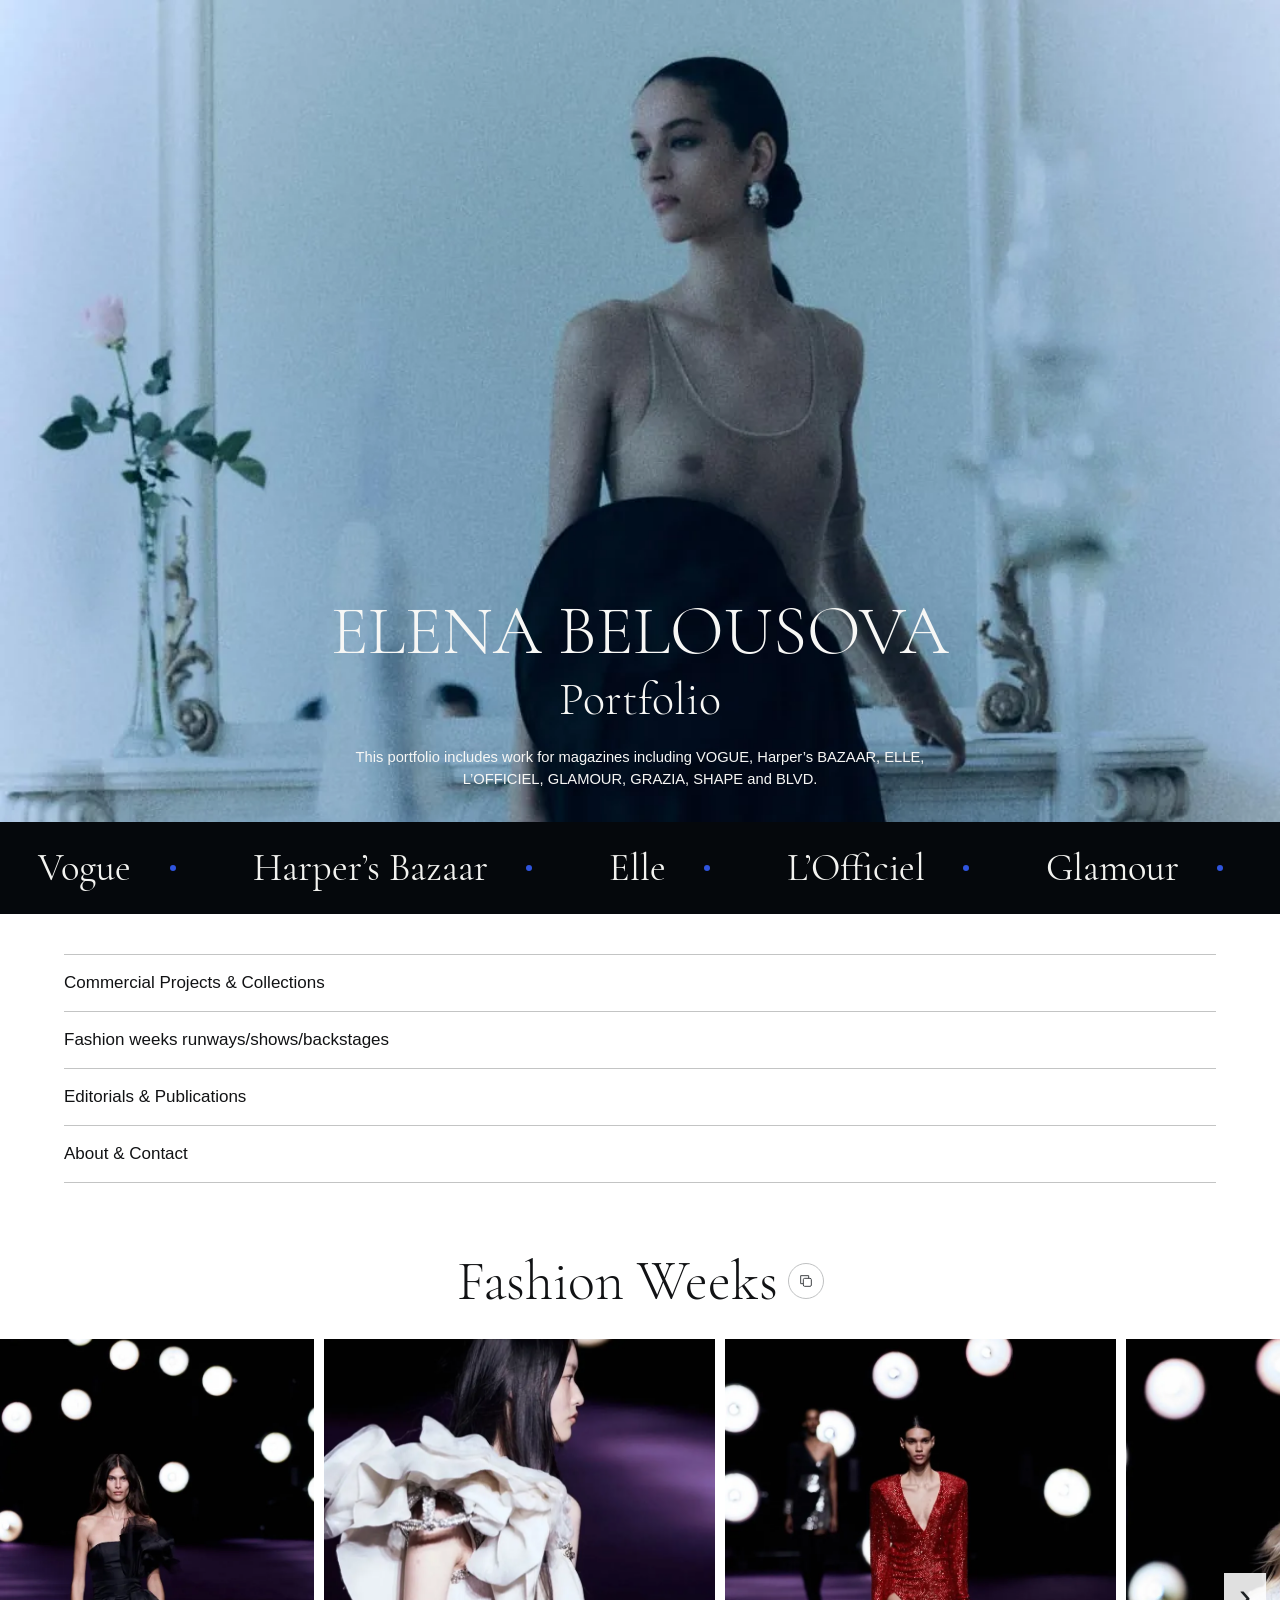
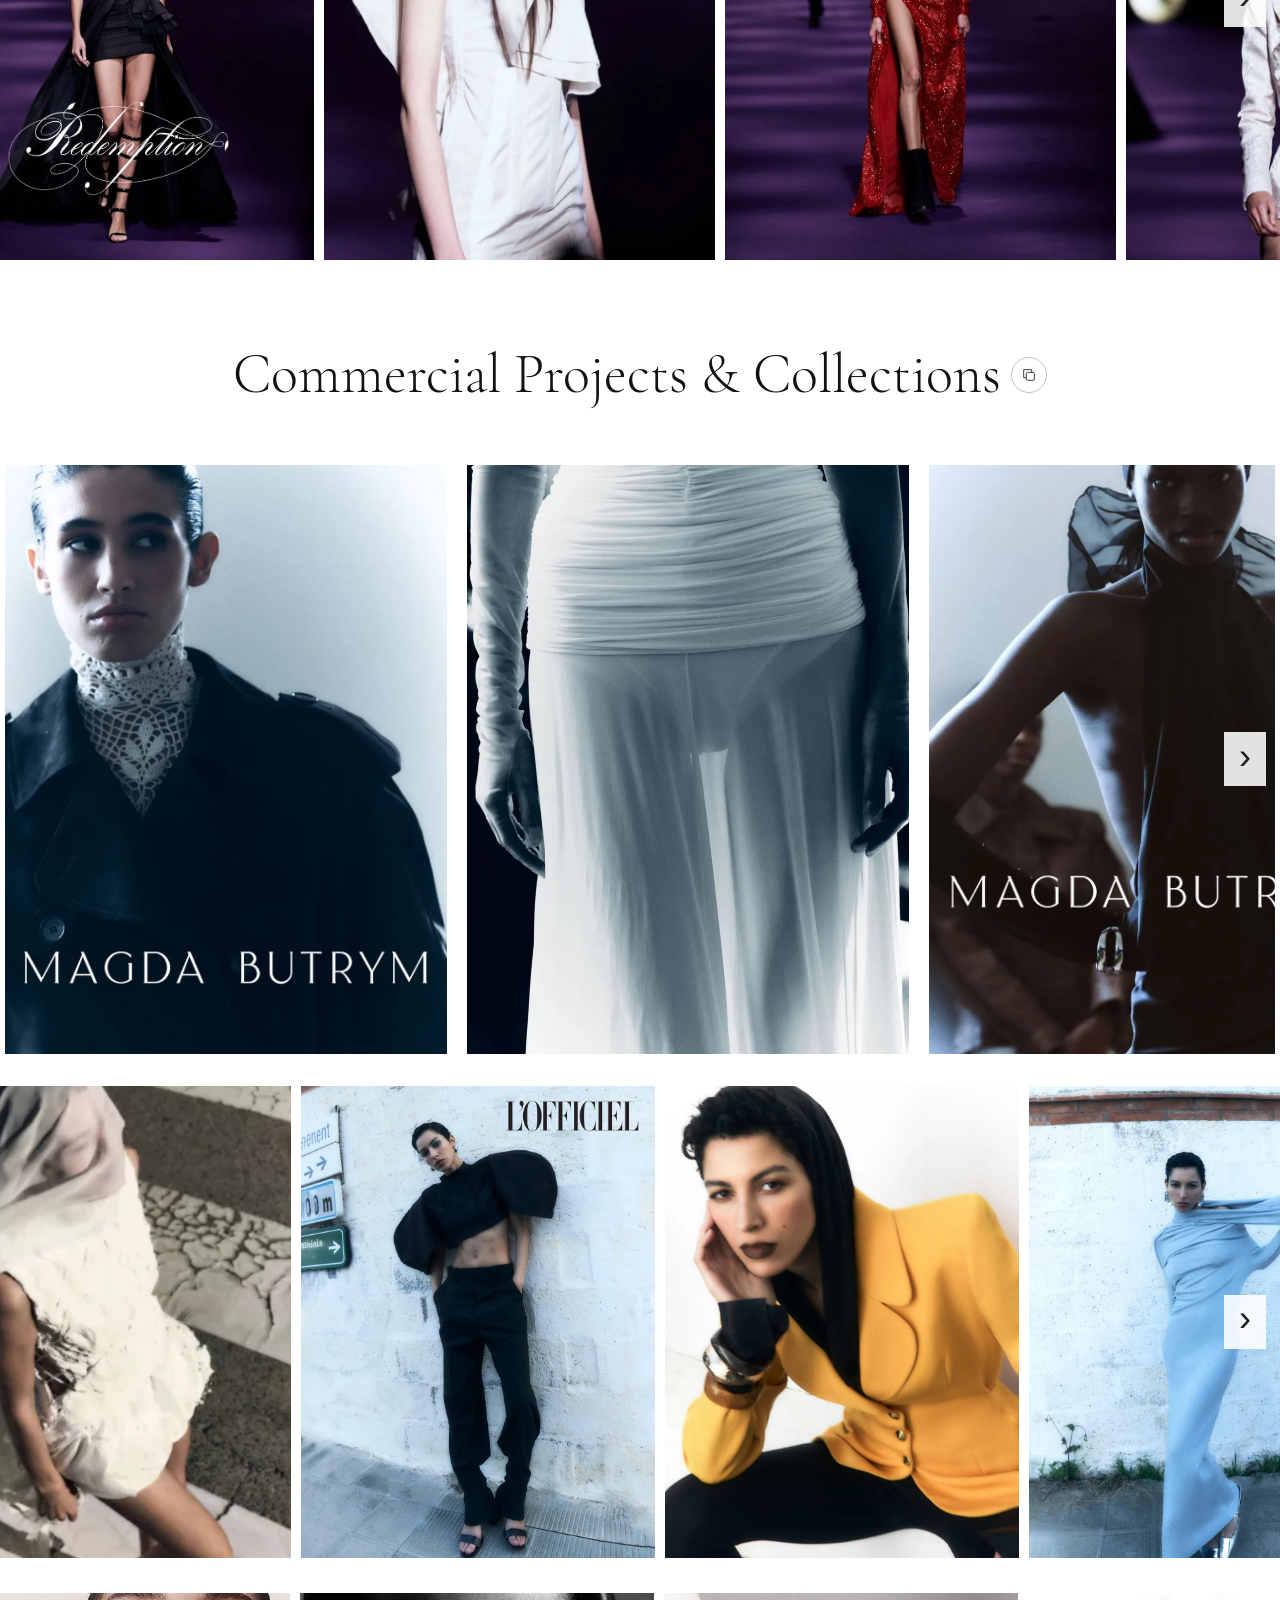
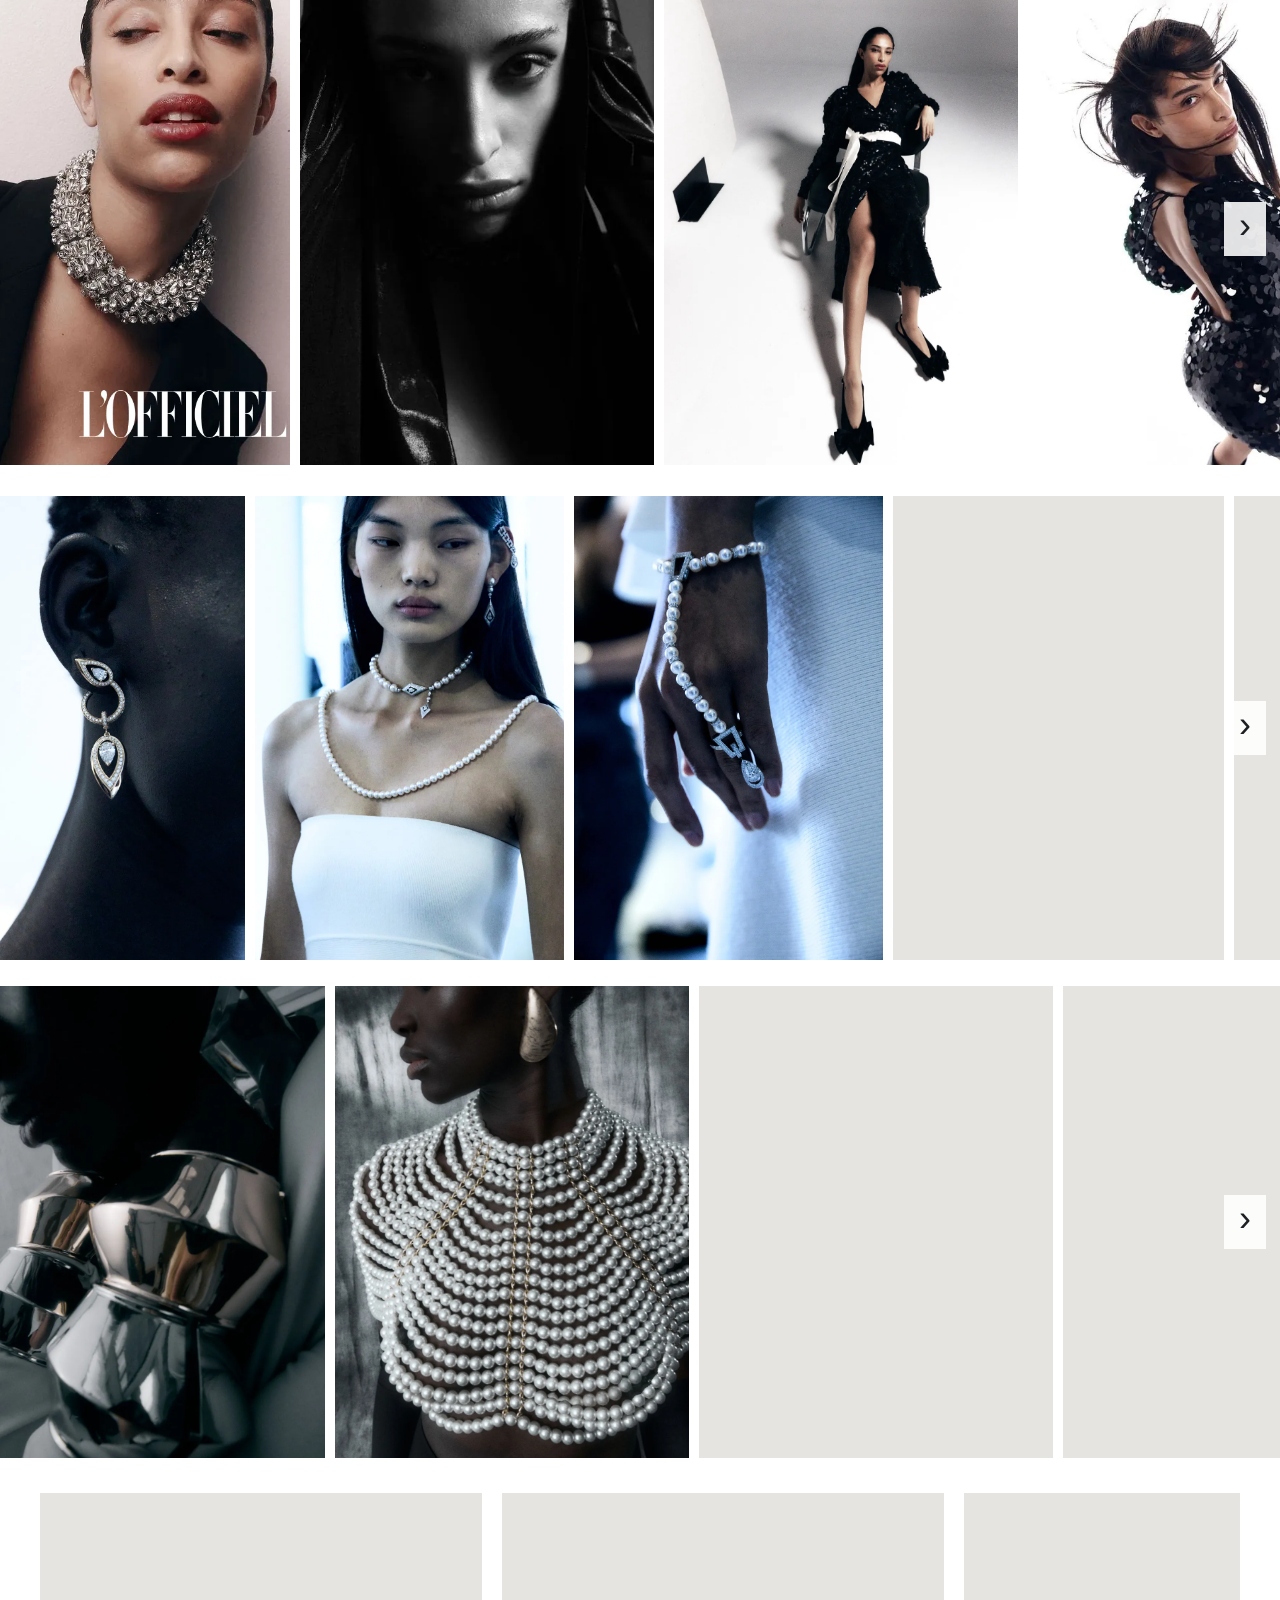
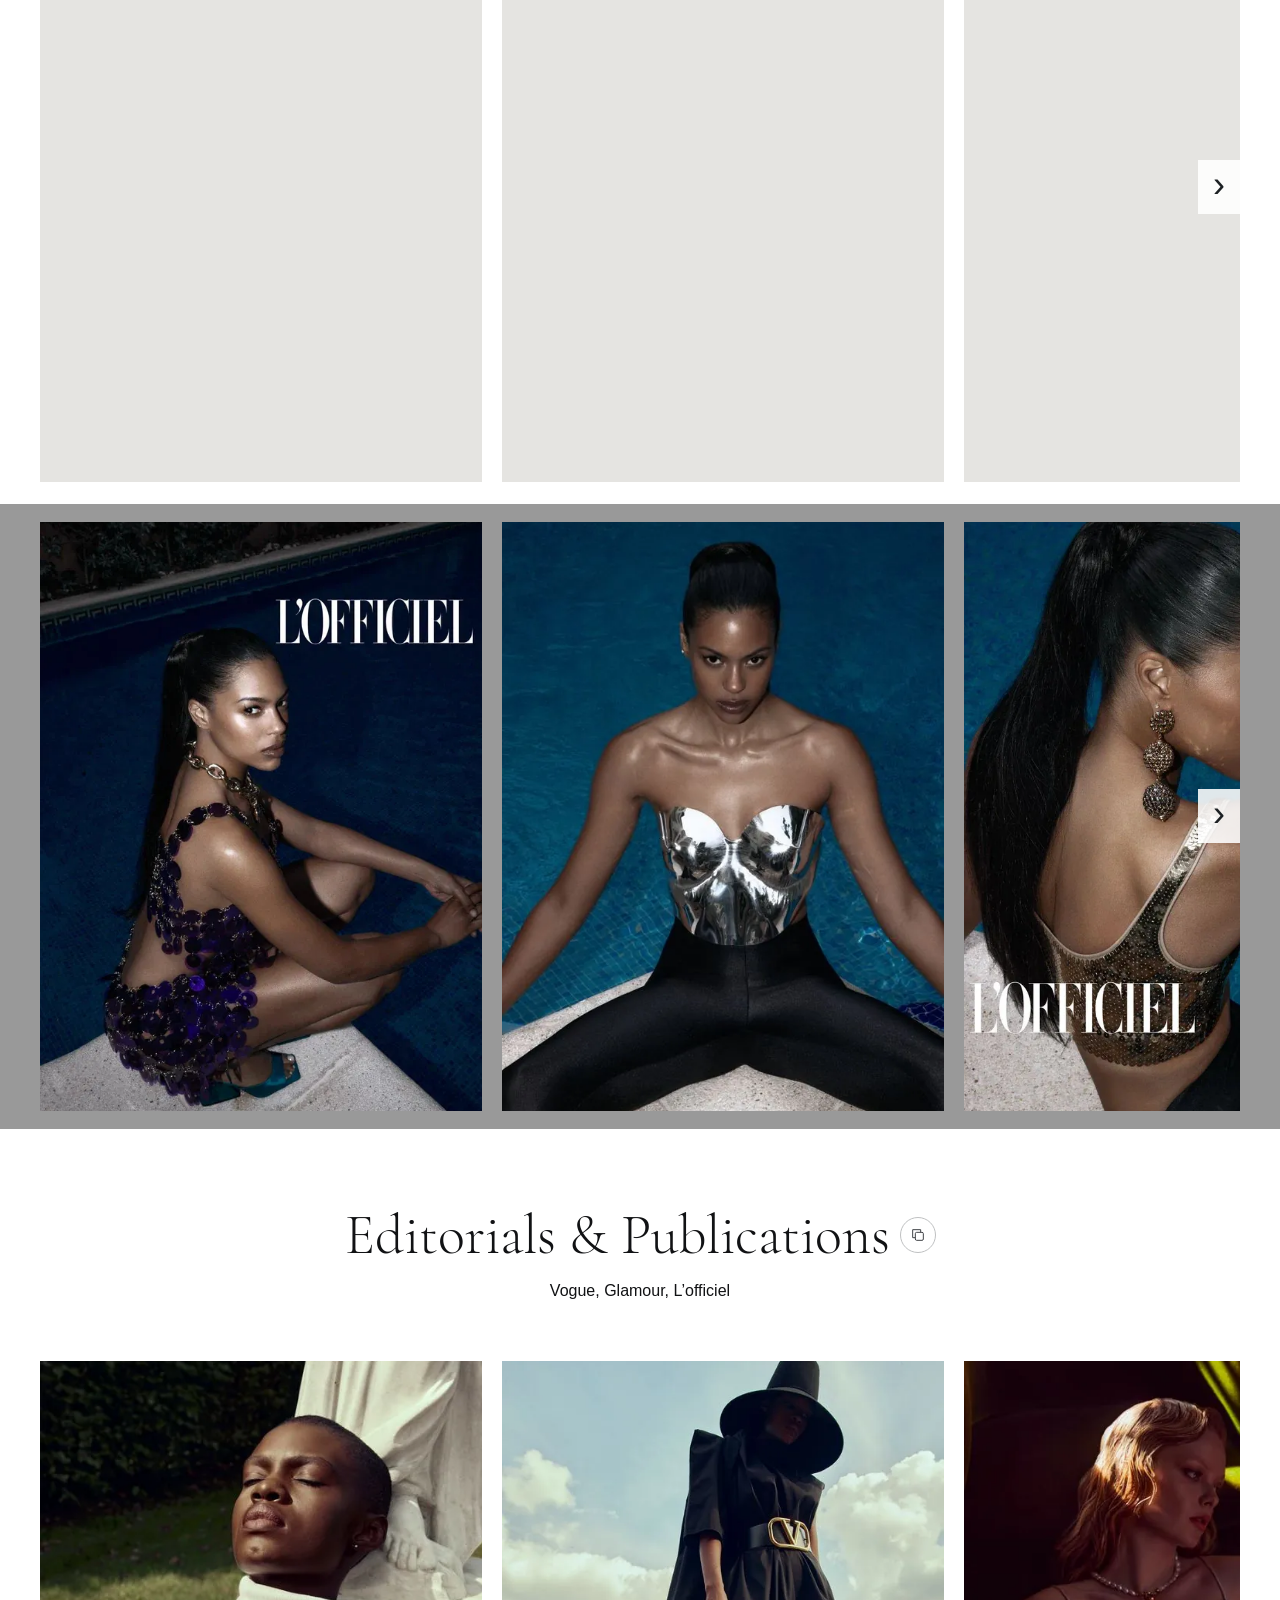
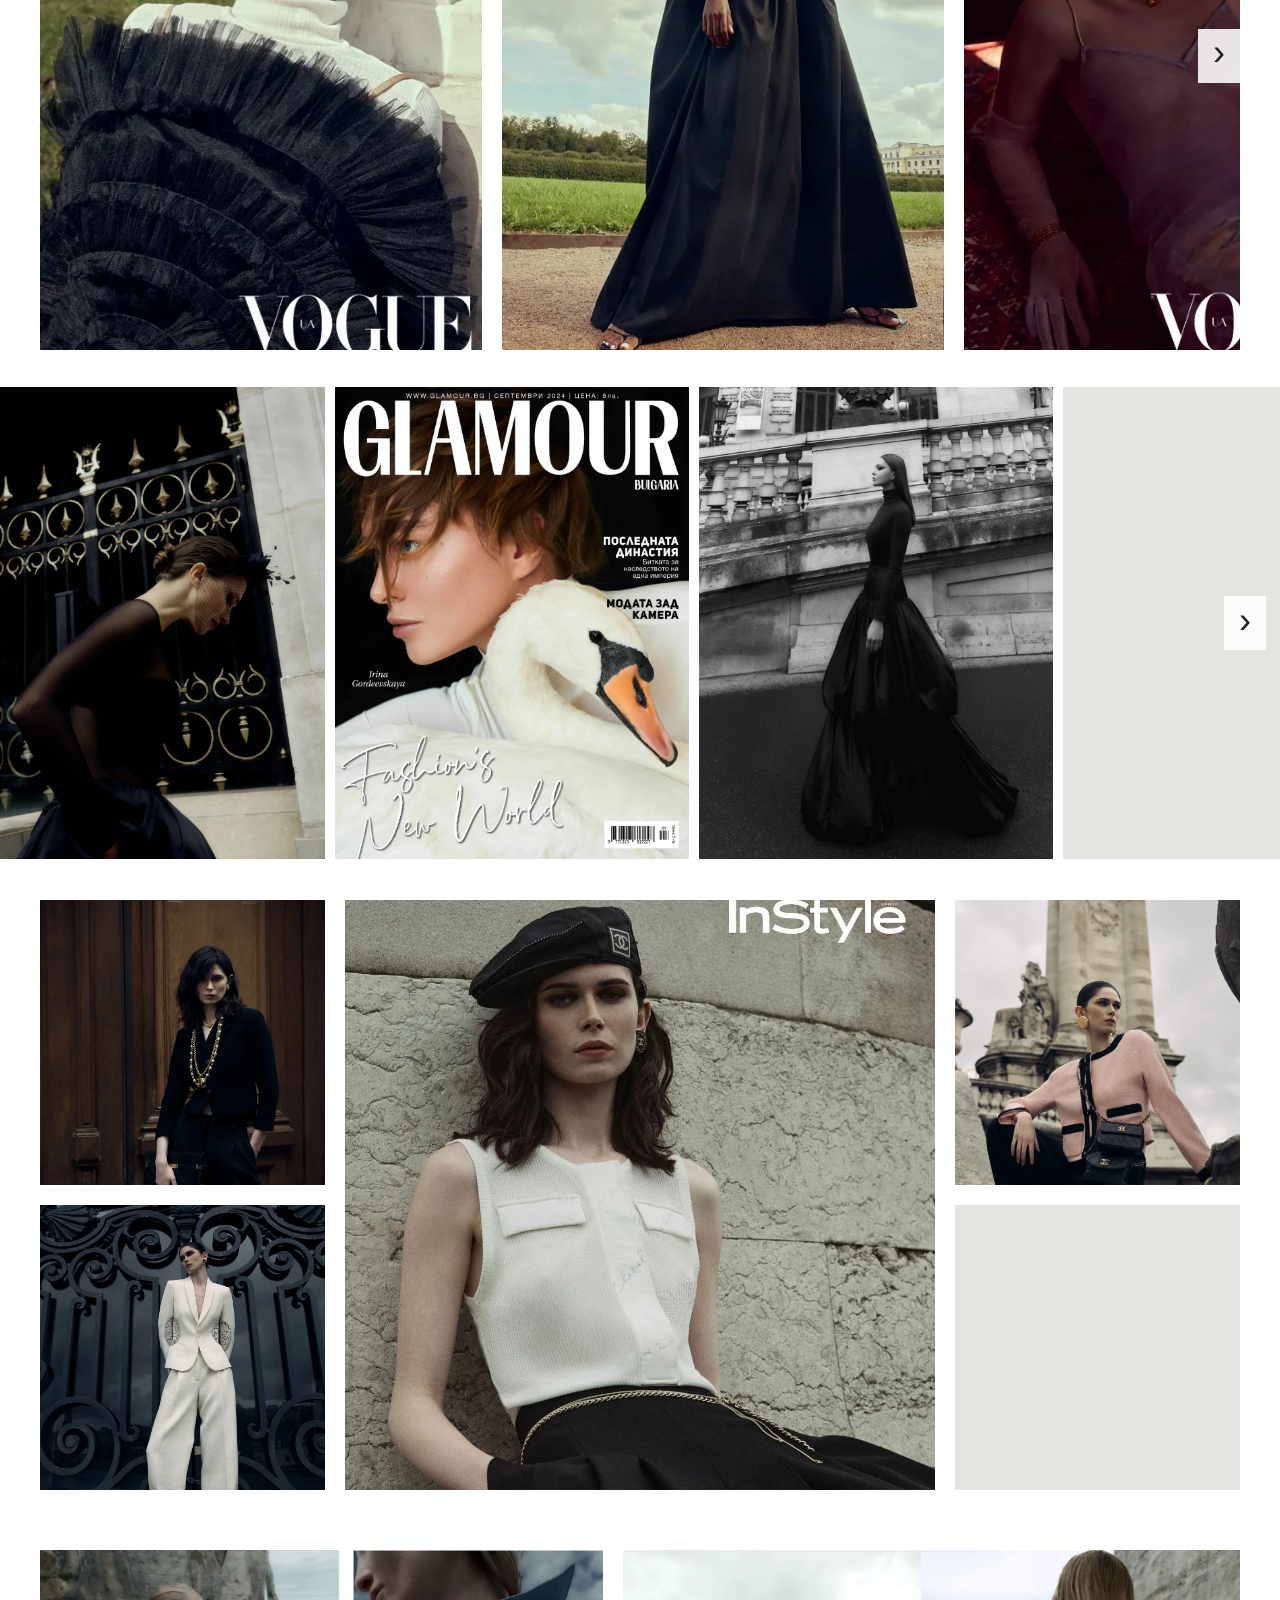
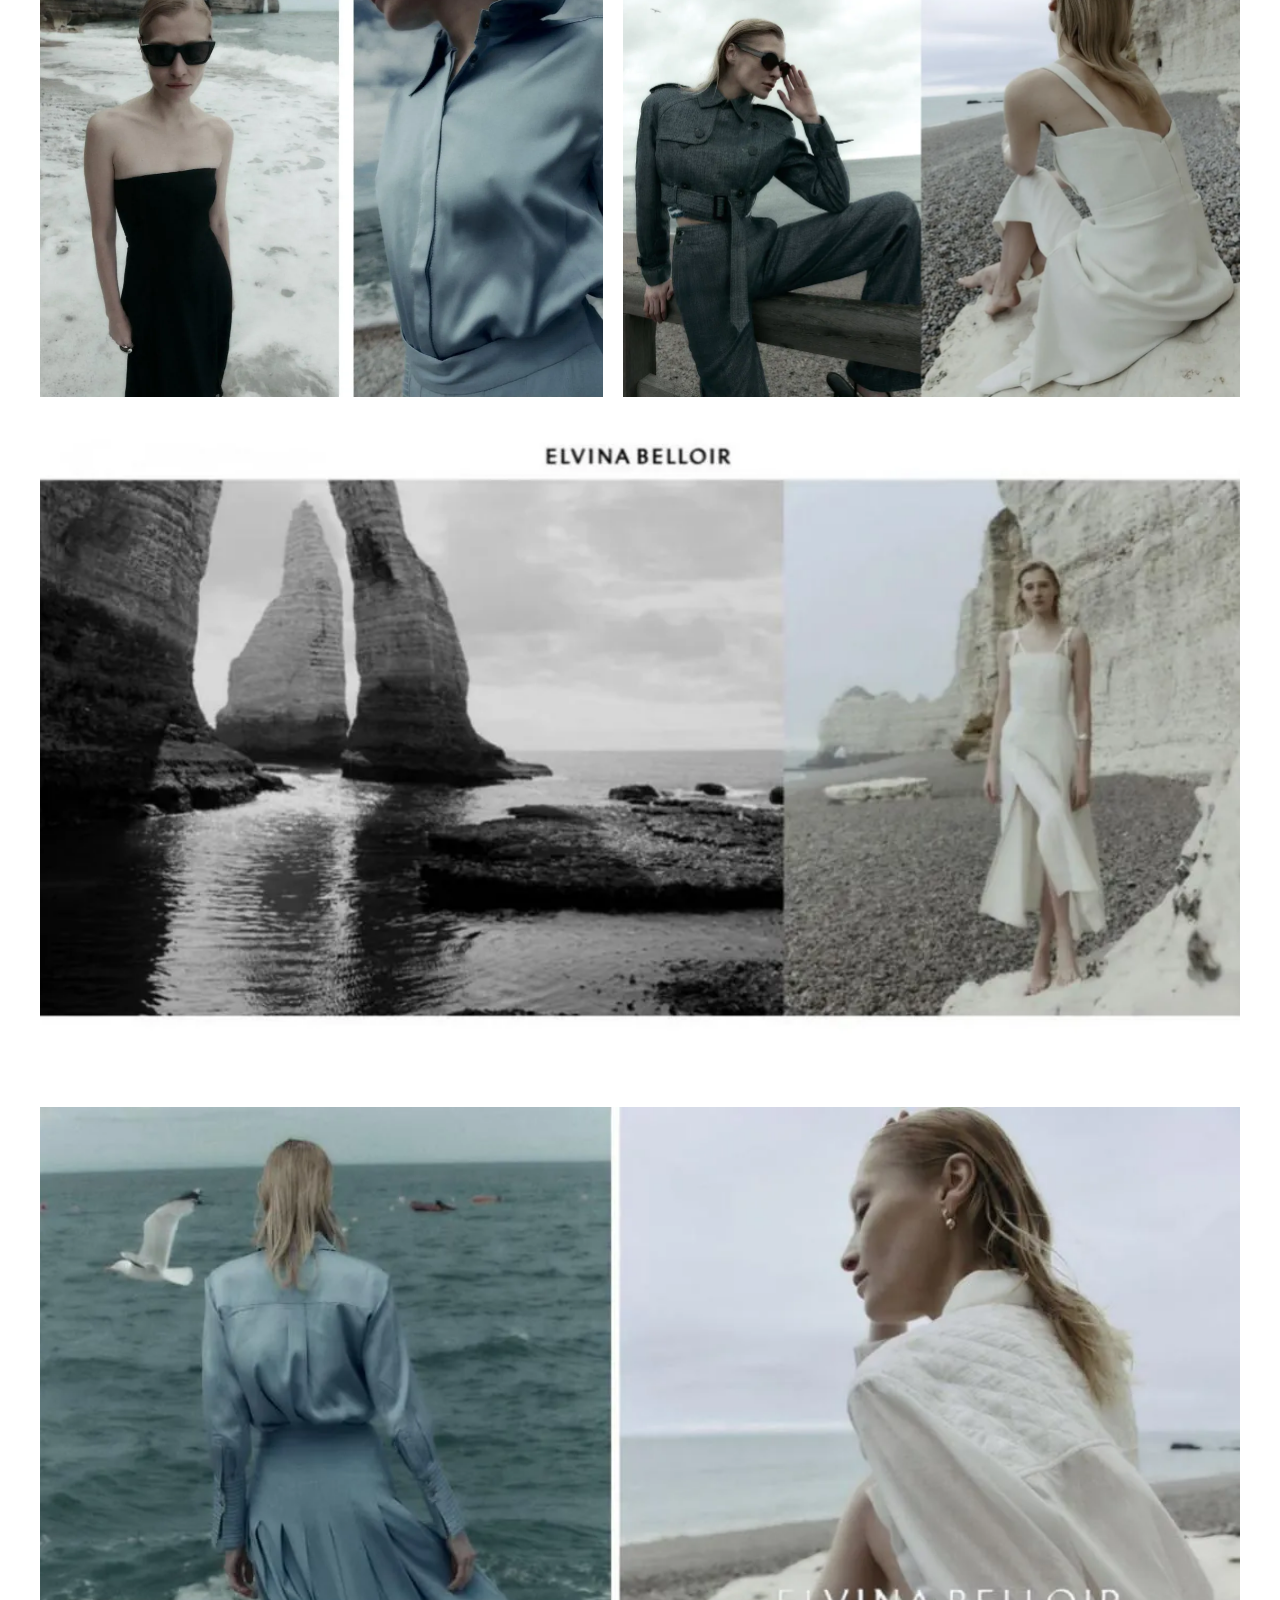
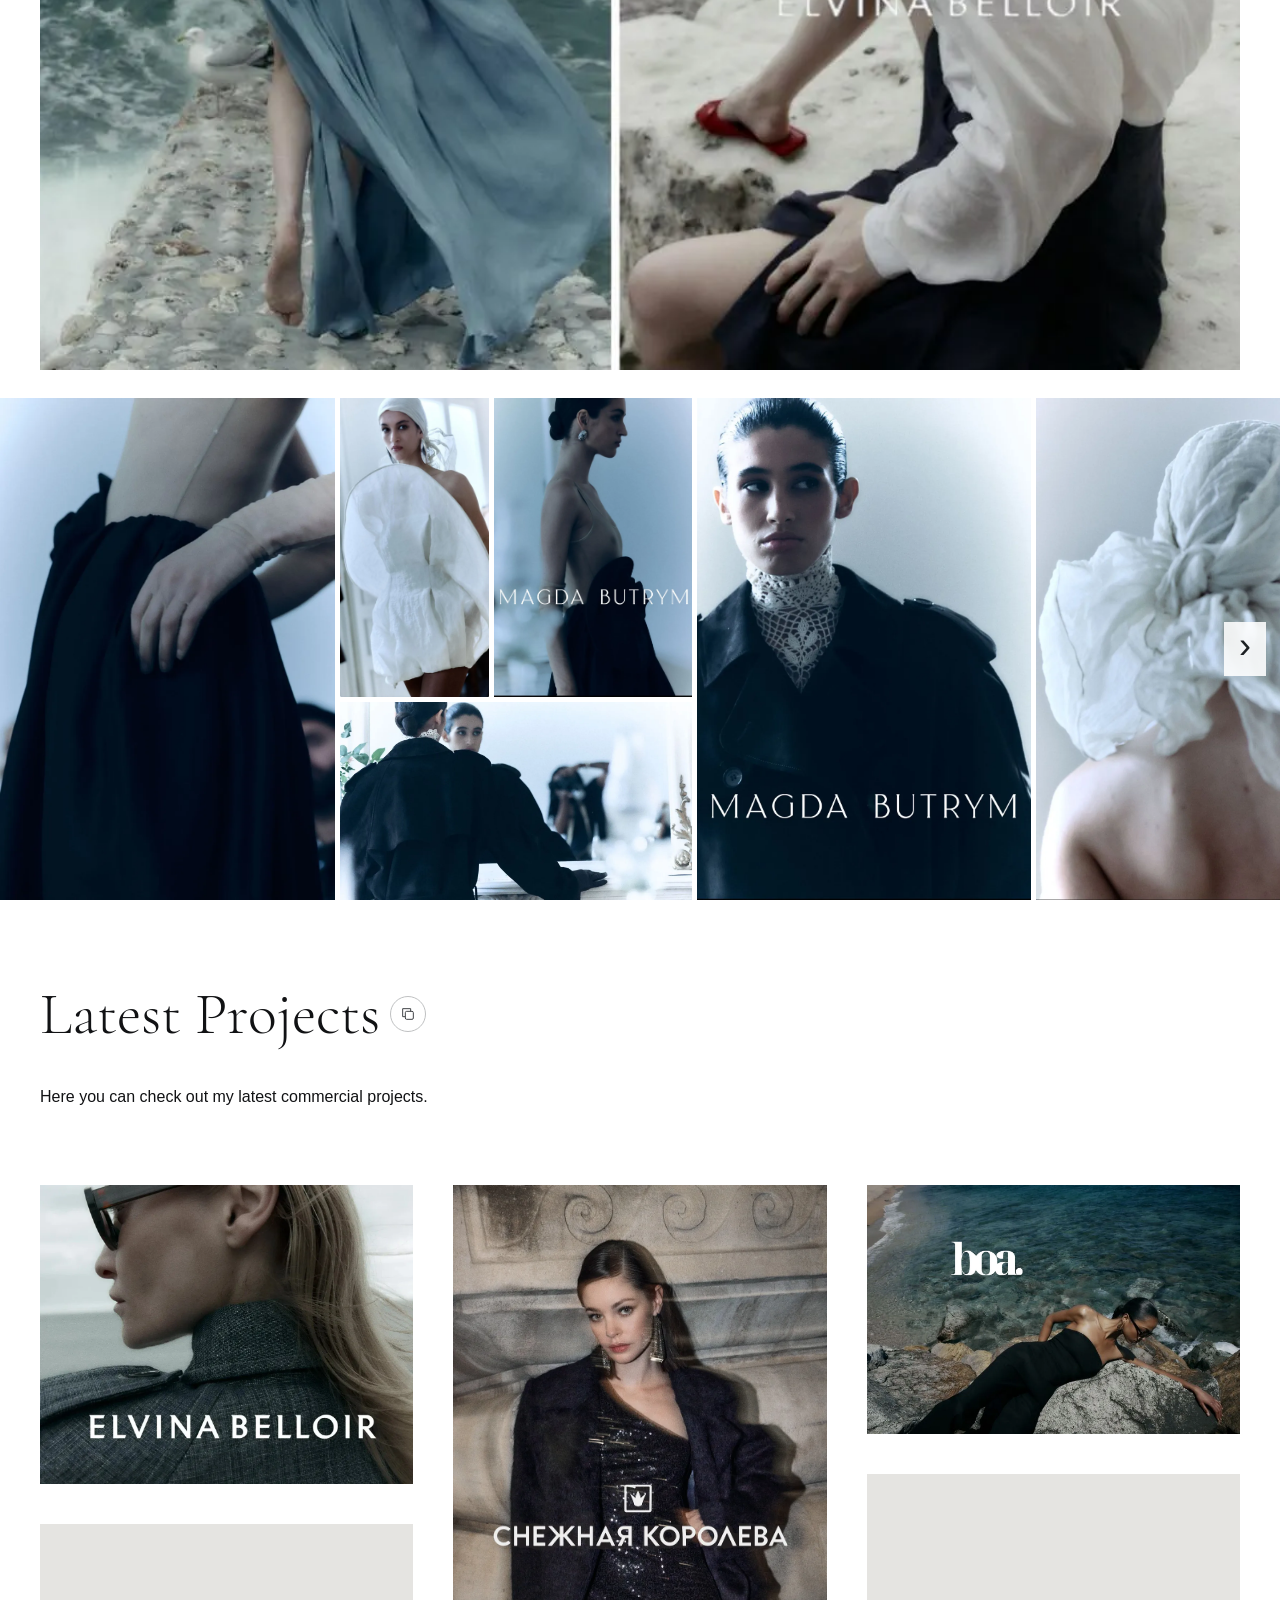
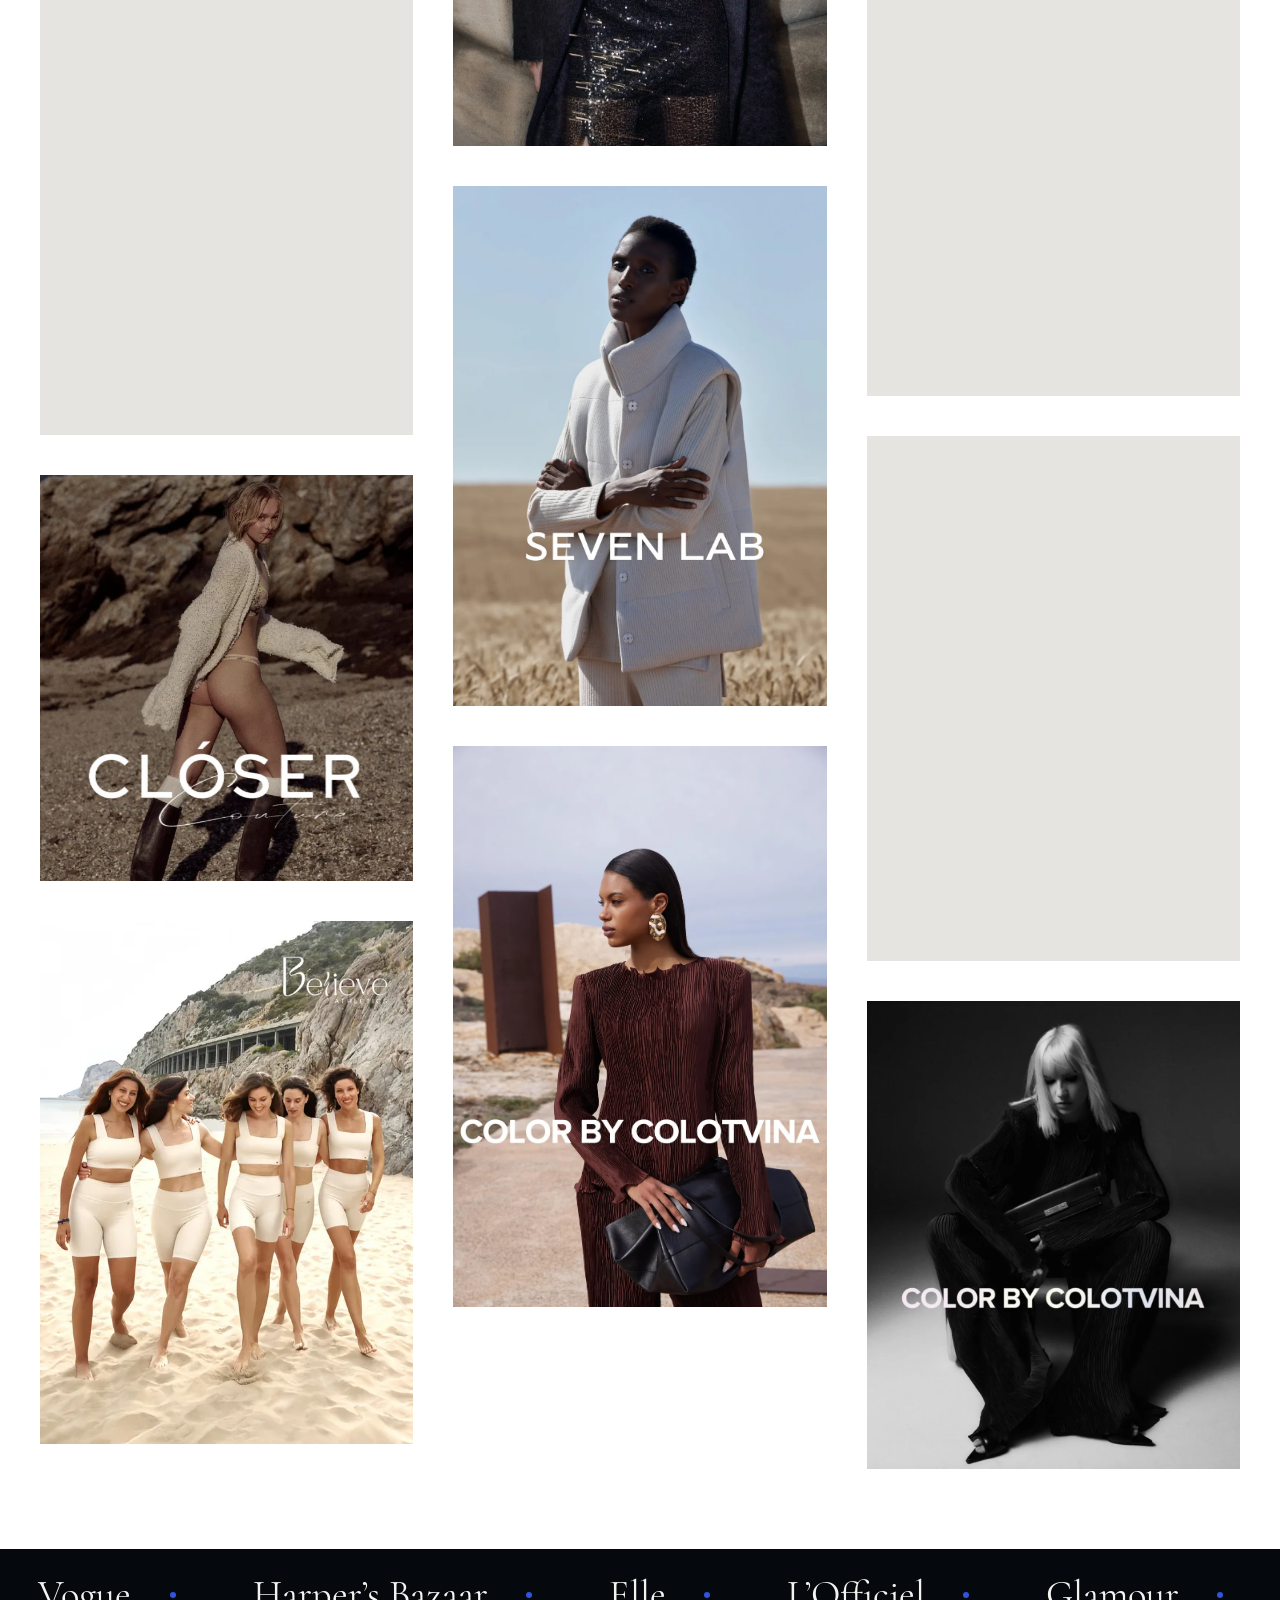
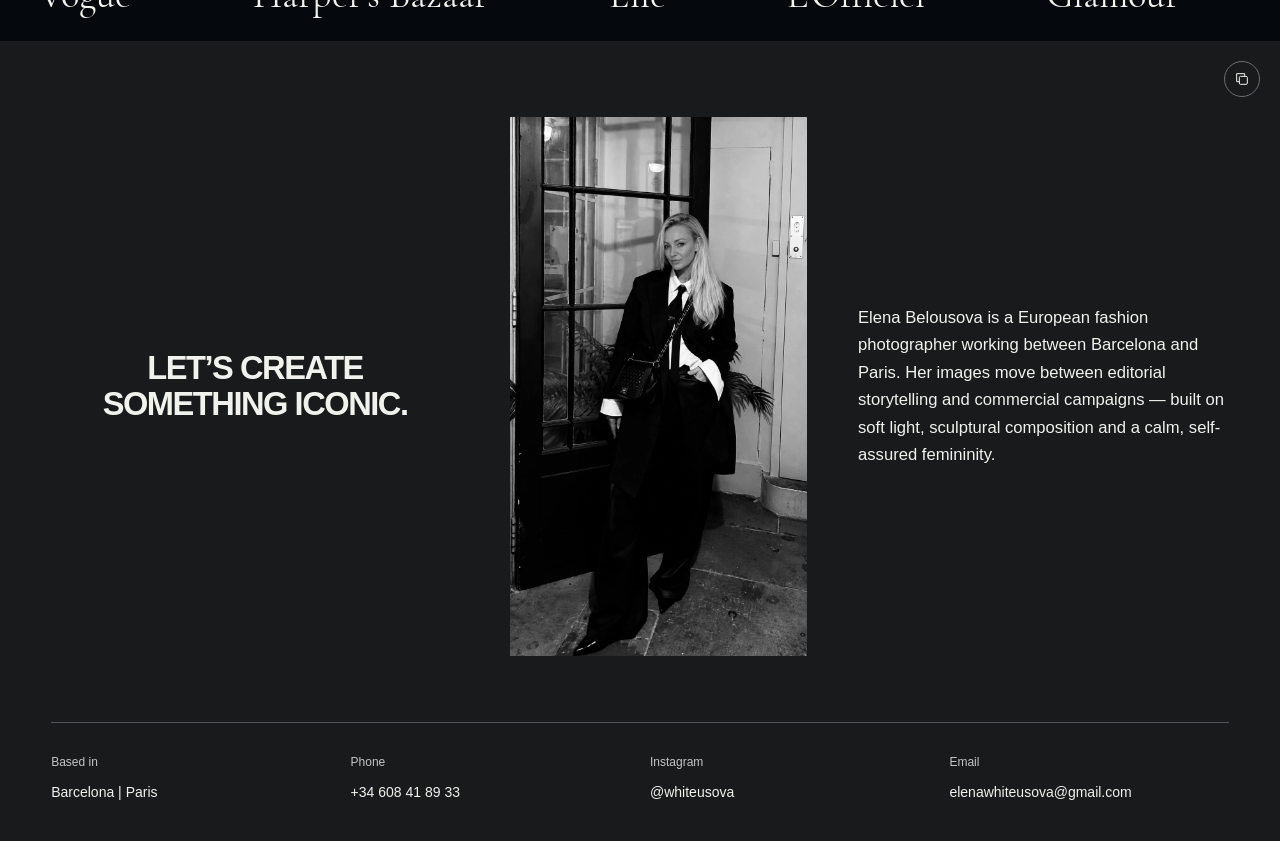
<file: index.html>
<!doctype html>
<html lang="en">
<head>
  <meta charset="utf-8">
  <meta name="viewport" content="width=device-width, initial-scale=1">
  <meta name="description" content="Elena Belousova, European fashion photographer working between Barcelona and Paris.">
  <title>Elena Belousova | Fashion Photographer</title>
  <link rel="stylesheet" href="shell.css?v=20261017-portrait">
  <link rel="stylesheet" href="gallery.css?v=20261010-marquee">
  <script src="gallery-data.js?v=20261010-mobile" defer></script>
  <script src="image-loader.js?v=20261006-images" defer></script>
  <script src="app.js?v=20261010-marquee" defer></script>
</head>
<body>
  <a class="skip-link" href="#section-index">Skip to portfolio sections</a>
  <main id="portfolio">
    <header class="hero" aria-labelledby="portfolio-title">
      <img id="hero-image" src="assets/hero.webp" alt="Fashion photograph from Elena Belousova’s portfolio" fetchpriority="high">
      <div class="hero-copy">
        <h1 id="portfolio-title">ELENA BELOUSOVA</h1>
        <p class="portfolio-label">Portfolio</p>
        <p class="publications">This portfolio includes work for magazines including VOGUE, Harper’s BAZAAR, ELLE, L’OFFICIEL, GLAMOUR, GRAZIA, SHAPE and BLVD.</p>
      </div>
    </header>

    <div class="publication-marquee publication-marquee-top" role="group" aria-label="Vogue, Harper’s Bazaar, Elle, L’Officiel, Glamour, Grazia, Shape, BLVD">
      <div class="publication-marquee-track" aria-hidden="true">
        <span>Vogue</span><span>Harper’s Bazaar</span><span>Elle</span><span>L’Officiel</span><span>Glamour</span><span>Grazia</span><span>Shape</span><span>BLVD</span>
        <span>Vogue</span><span>Harper’s Bazaar</span><span>Elle</span><span>L’Officiel</span><span>Glamour</span><span>Grazia</span><span>Shape</span><span>BLVD</span>
      </div>
    </div>

    <nav id="section-index" class="section-index" aria-label="Portfolio sections" tabindex="-1">
      <a href="#commercial">Commercial Projects &amp; Collections</a>
      <a href="#fashion-weeks">Fashion weeks runways/shows/backstages</a>
      <a href="#editorials">Editorials &amp; Publications</a>
      <a href="#about-contact">About &amp; Contact</a>
    </nav>

    <section id="fashion-weeks" class="portfolio-section" aria-labelledby="fashion-weeks-title">
      <header class="section-heading">
        <h2 id="fashion-weeks-title">Fashion Weeks</h2>
        <button class="copy-link" type="button" data-copy-section="fashion-weeks" aria-label="Copy link to Fashion Weeks"><span aria-hidden="true">↗</span></button>
      </header>
      <div id="fashion-gallery"></div>
    </section>

    <section id="commercial" class="portfolio-section" aria-labelledby="commercial-title">
      <header class="section-heading">
        <h2 id="commercial-title">Commercial Projects &amp; Collections</h2>
        <button class="copy-link" type="button" data-copy-section="commercial" aria-label="Copy link to Commercial Projects and Collections"><span aria-hidden="true">↗</span></button>
      </header>
      <div id="commercial-gallery"></div>
    </section>

    <section id="editorials" class="portfolio-section" aria-labelledby="editorials-title">
      <header class="section-heading">
        <h2 id="editorials-title">Editorials &amp; Publications</h2>
        <button class="copy-link" type="button" data-copy-section="editorials" aria-label="Copy link to Editorials and Publications"><span aria-hidden="true">↗</span></button>
        <p>Vogue, Glamour, L’officiel</p>
      </header>
      <div id="editorials-gallery"></div>
    </section>

    <section id="latest-projects" class="portfolio-section" aria-labelledby="latest-projects-title">
      <header class="section-heading">
        <h2 id="latest-projects-title">Latest Projects</h2>
        <button class="copy-link" type="button" data-copy-section="latest-projects" aria-label="Copy link to Latest Projects"><span aria-hidden="true">↗</span></button>
        <p>Here you can check out my latest commercial projects.</p>
      </header>
      <div id="latest-gallery"></div>
    </section>

    <div class="publication-marquee" role="group" aria-label="Vogue, Harper’s Bazaar, Elle, L’Officiel, Glamour, Grazia, Shape, BLVD">
      <div class="publication-marquee-track" aria-hidden="true">
        <span>Vogue</span><span>Harper’s Bazaar</span><span>Elle</span><span>L’Officiel</span><span>Glamour</span><span>Grazia</span><span>Shape</span><span>BLVD</span>
        <span>Vogue</span><span>Harper’s Bazaar</span><span>Elle</span><span>L’Officiel</span><span>Glamour</span><span>Grazia</span><span>Shape</span><span>BLVD</span>
      </div>
    </div>

    <section id="about-contact" class="about-contact" aria-labelledby="about-title">
      <button class="copy-link about-copy-link" type="button" data-copy-section="about-contact" aria-label="Copy link to About and Contact">↗</button>
      <div class="about-grid">
        <h2 id="about-title">LET’S CREATE<br>SOMETHING ICONIC.</h2>
        <img class="about-portrait" src="assets/elena-belousova-portrait.webp" alt="Elena Belousova" width="930" height="1692" loading="lazy" decoding="async">
        <p class="about-bio">Elena Belousova is a European fashion photographer working between Barcelona and Paris. Her images move between editorial storytelling and commercial campaigns — built on soft light, sculptural composition and a calm, self-assured femininity.</p>
      </div>
      <footer class="contact-grid" aria-label="Contact information">
        <div class="contact-item"><span class="contact-label">Based in</span><span>Barcelona | Paris</span></div>
        <a class="contact-item" href="tel:+34608418933"><span class="contact-label">Phone</span><span>+34 608 41 89 33</span></a>
        <a class="contact-item" href="https://www.instagram.com/whiteusova?igsh=MWltODNhNGRyeWJucQ==" target="_blank" rel="noopener noreferrer"><span class="contact-label">Instagram</span><span>@whiteusova</span></a>
        <a class="contact-item" href="mailto:elenawhiteusova@gmail.com"><span class="contact-label">Email</span><span>elenawhiteusova@gmail.com</span></a>
      </footer>
    </section>
  </main>
  <p id="copy-status" class="copy-status" role="status" aria-live="polite" aria-atomic="true"></p>
</body>
</html>
</file>
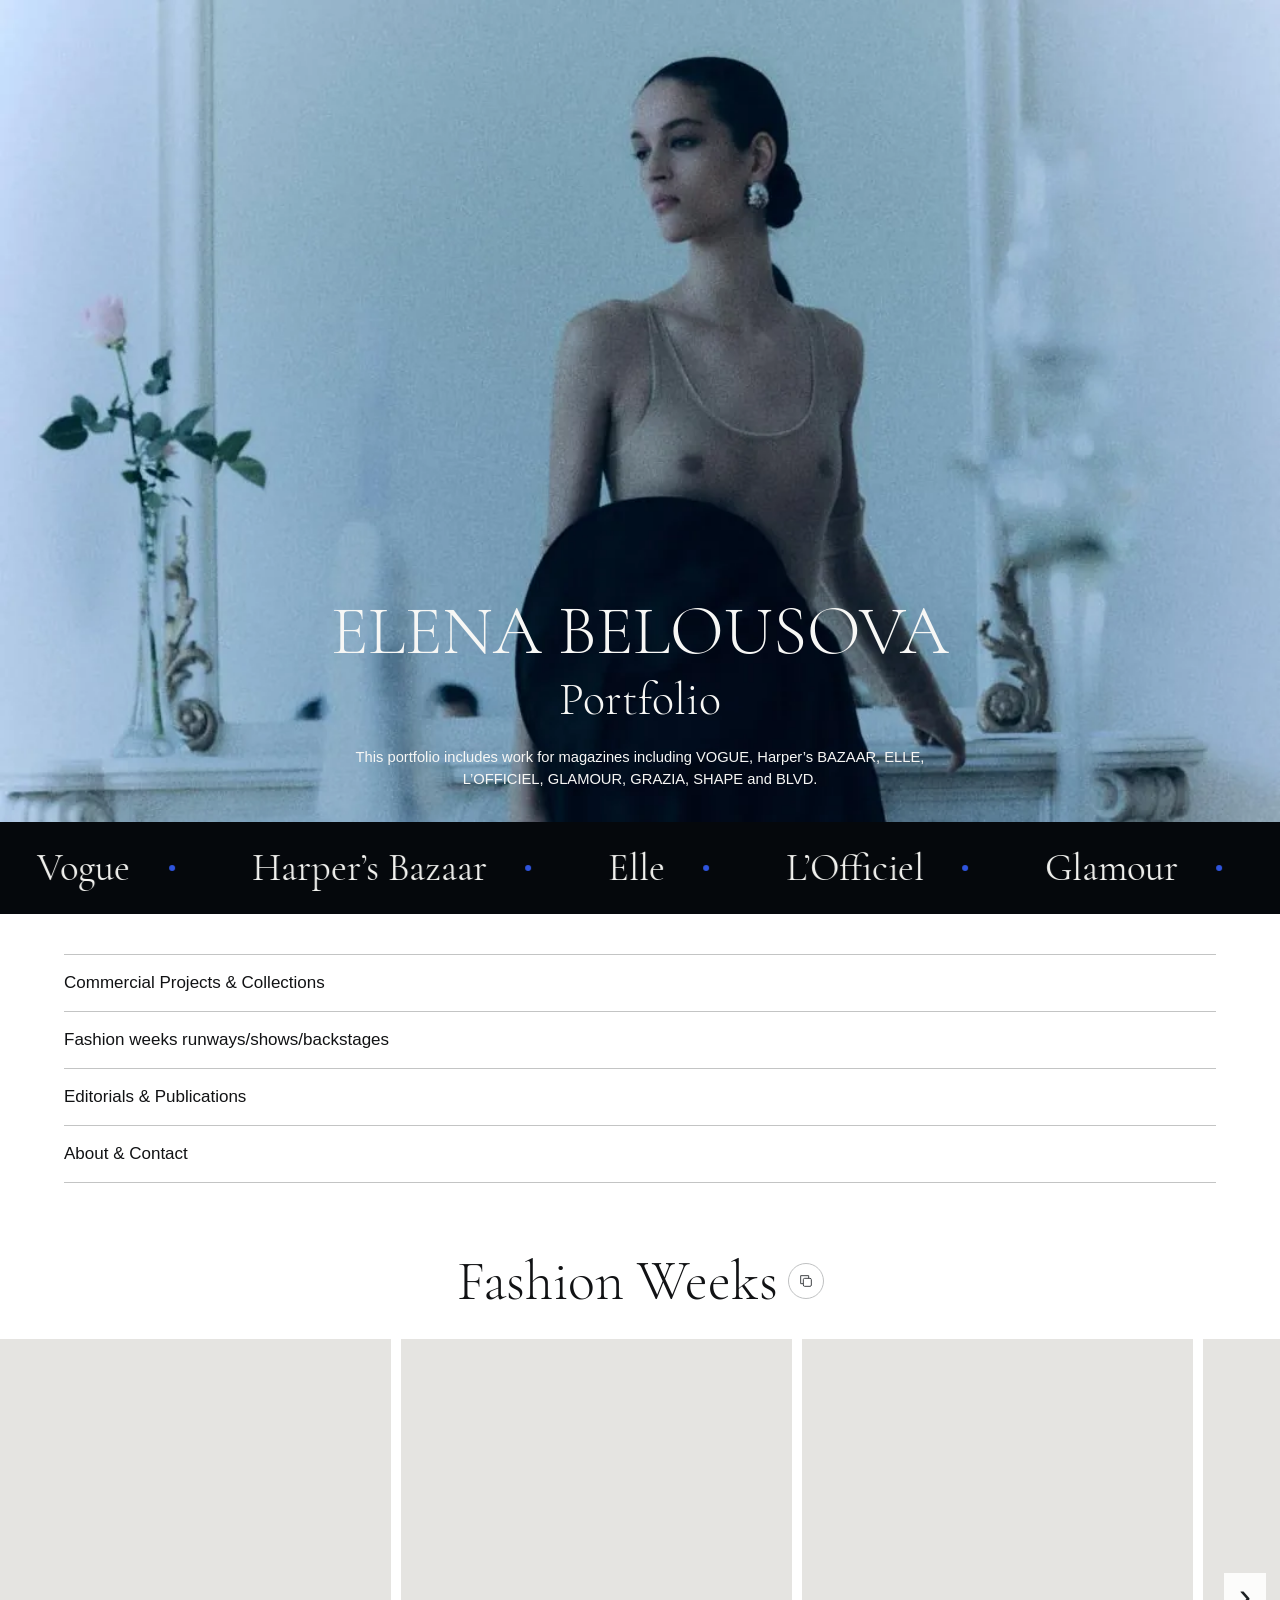
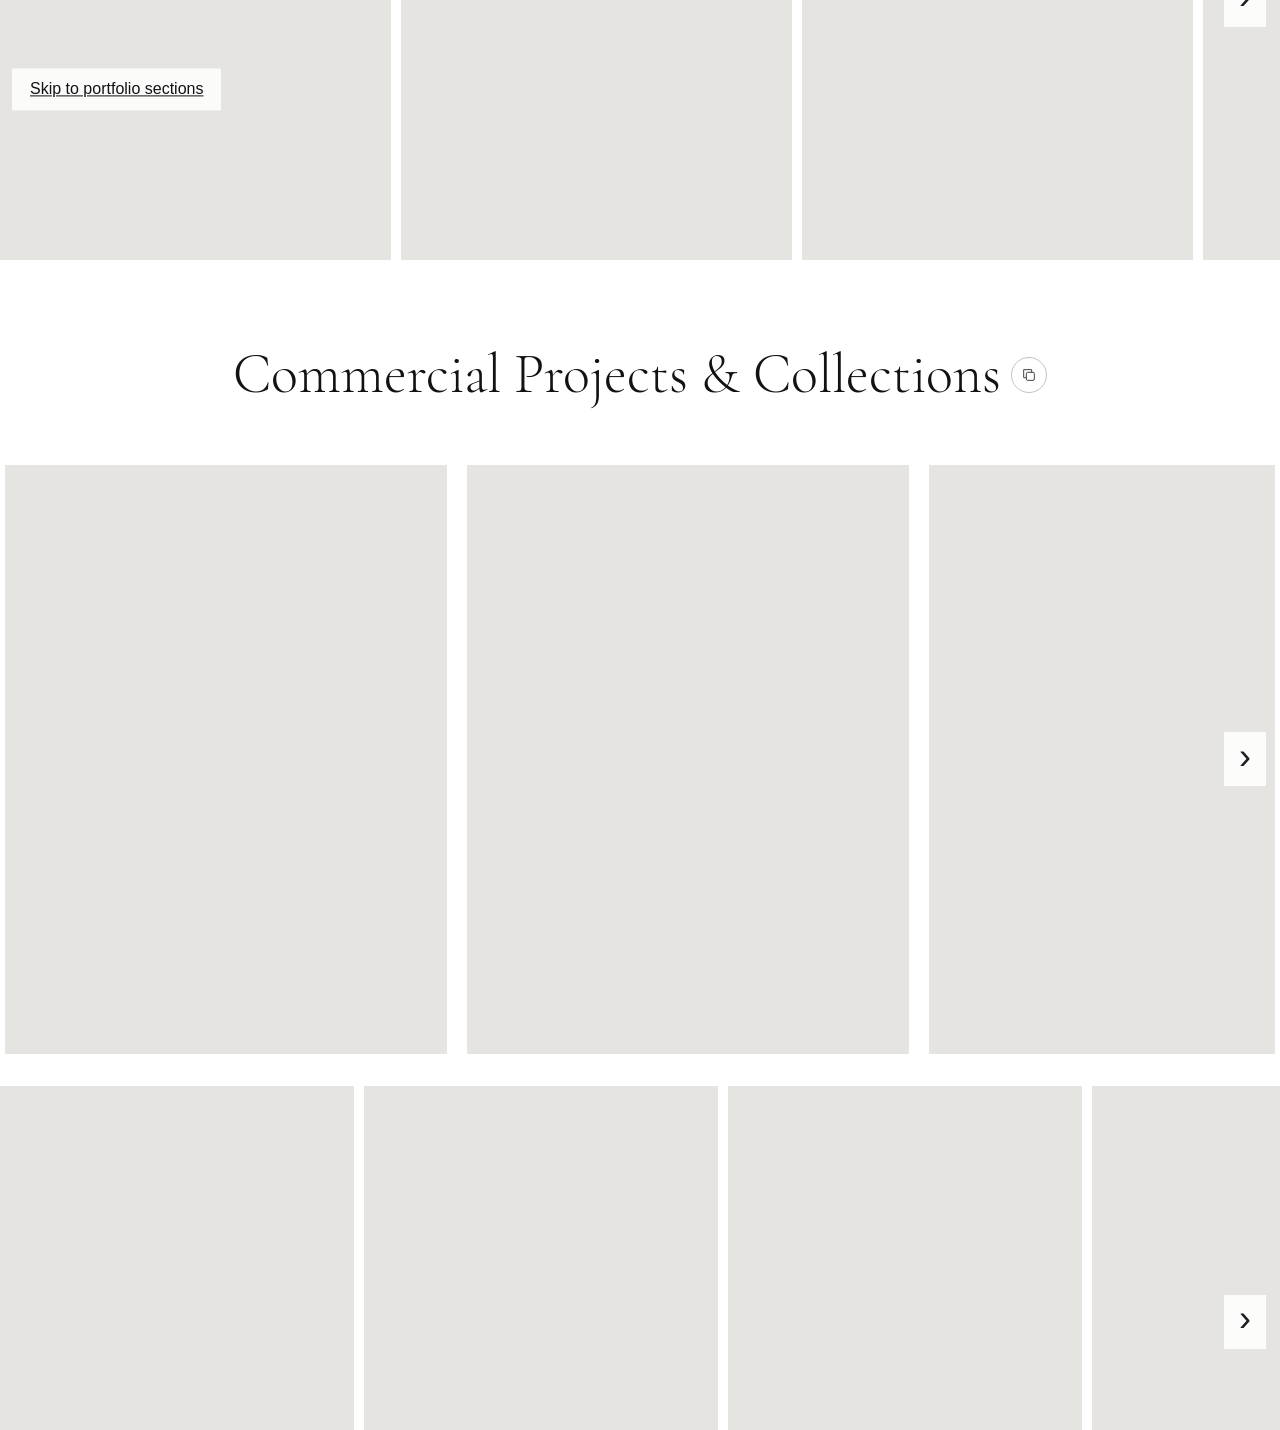
<file: about-contact.html>
<!doctype html>
<html lang="en"><head><meta charset="utf-8"><meta name="viewport" content="width=device-width,initial-scale=1"><meta http-equiv="refresh" content="0;url=./#about-contact"><title>Elena Belousova Portfolio</title></head><body><p><a href="./#about-contact">Open this portfolio section</a></p></body></html>
</file>
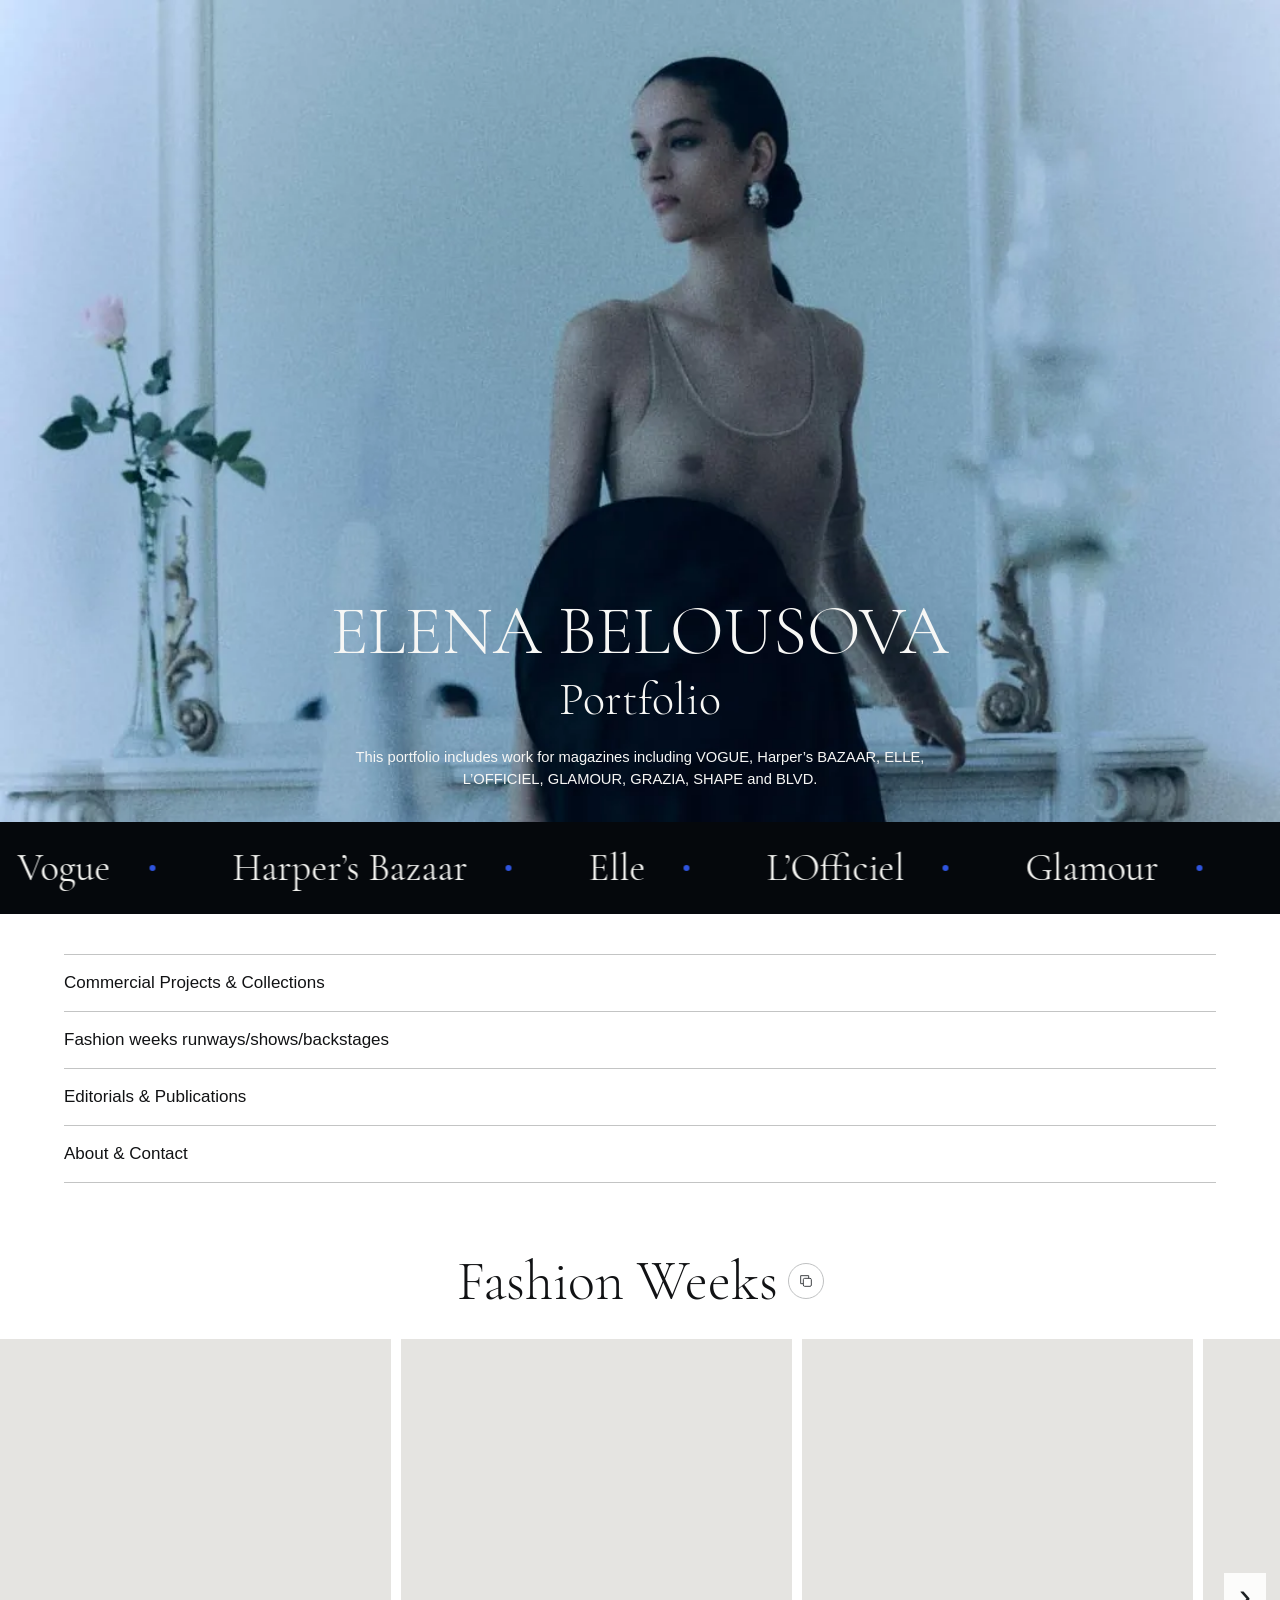
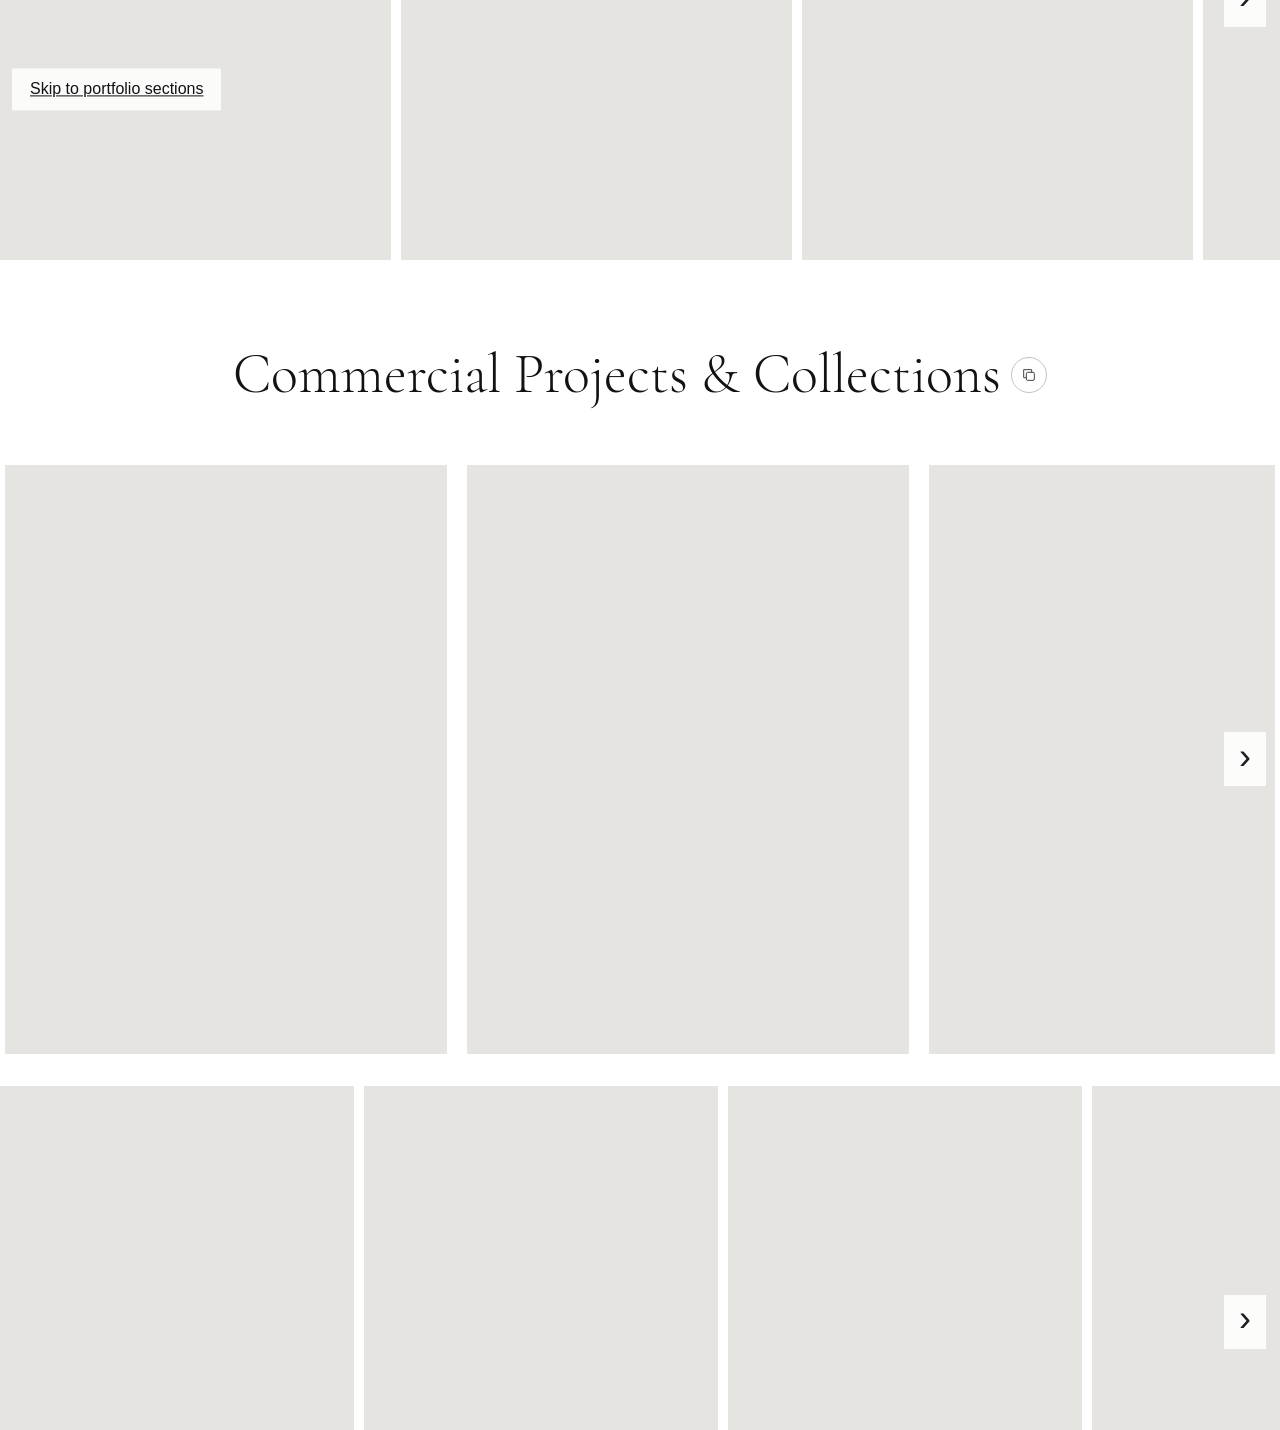
<file: commercial.html>
<!doctype html>
<html lang="en"><head><meta charset="utf-8"><meta name="viewport" content="width=device-width,initial-scale=1"><meta http-equiv="refresh" content="0;url=./#commercial"><title>Elena Belousova Portfolio</title></head><body><p><a href="./#commercial">Open this portfolio section</a></p></body></html>
</file>
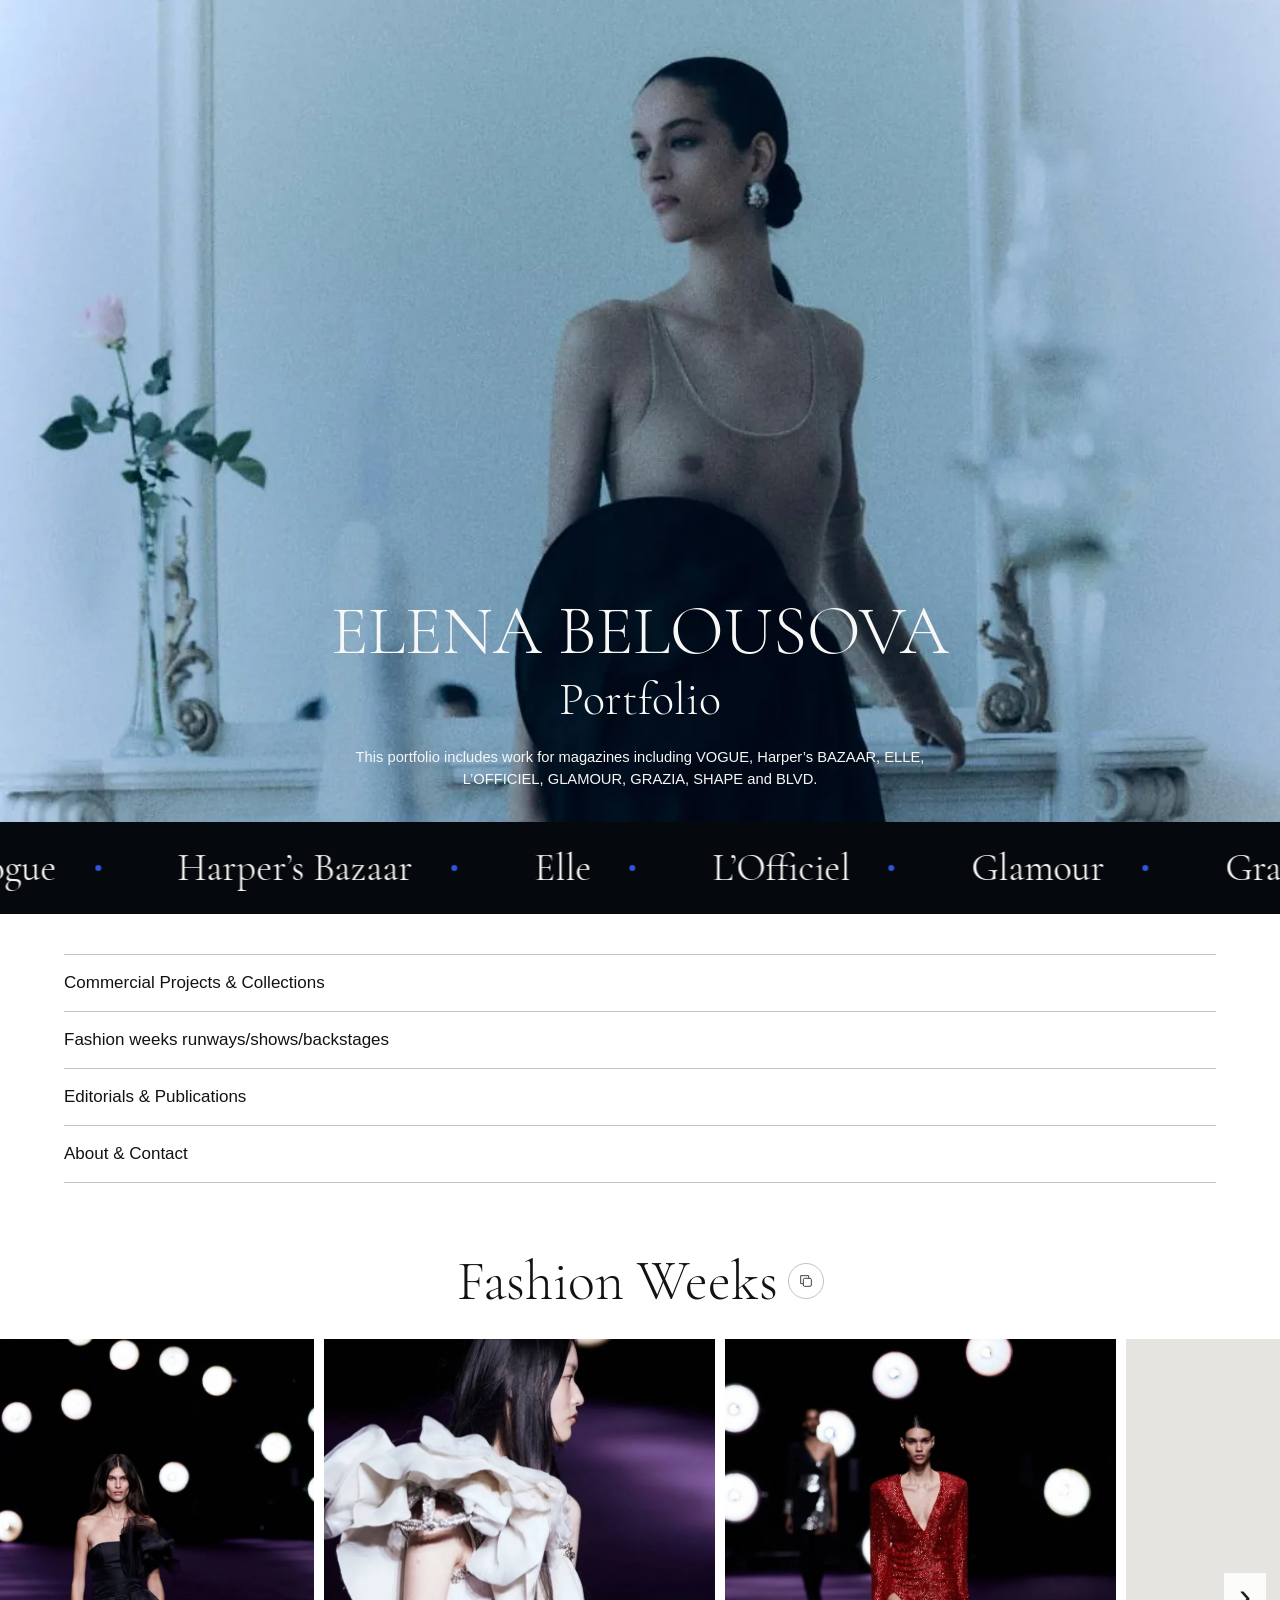
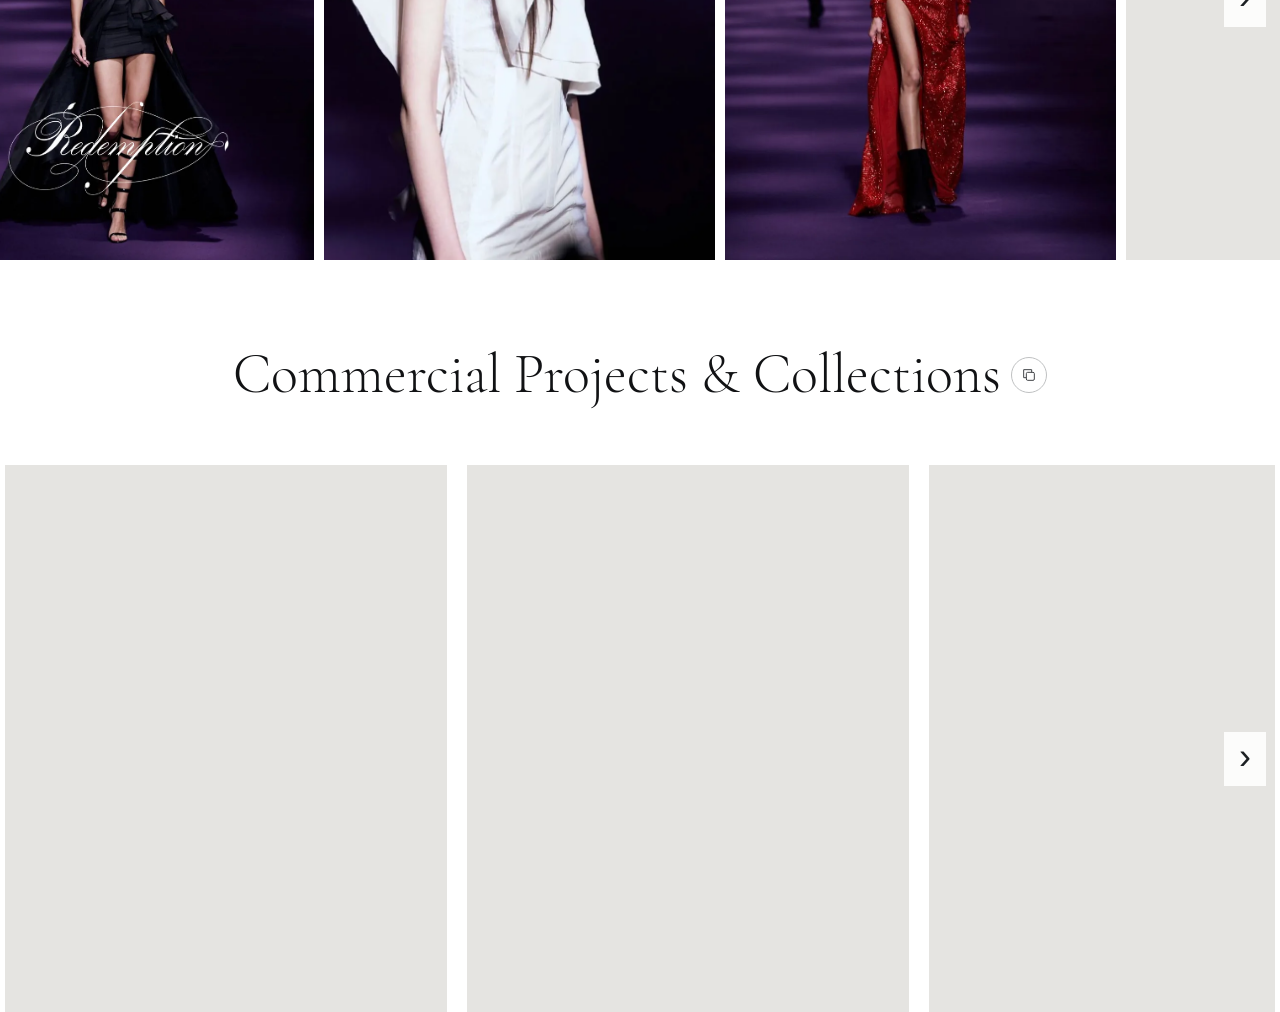
<file: editorials.html>
<!doctype html>
<html lang="en"><head><meta charset="utf-8"><meta name="viewport" content="width=device-width,initial-scale=1"><meta http-equiv="refresh" content="0;url=./#editorials"><title>Elena Belousova Portfolio</title></head><body><p><a href="./#editorials">Open this portfolio section</a></p></body></html>
</file>
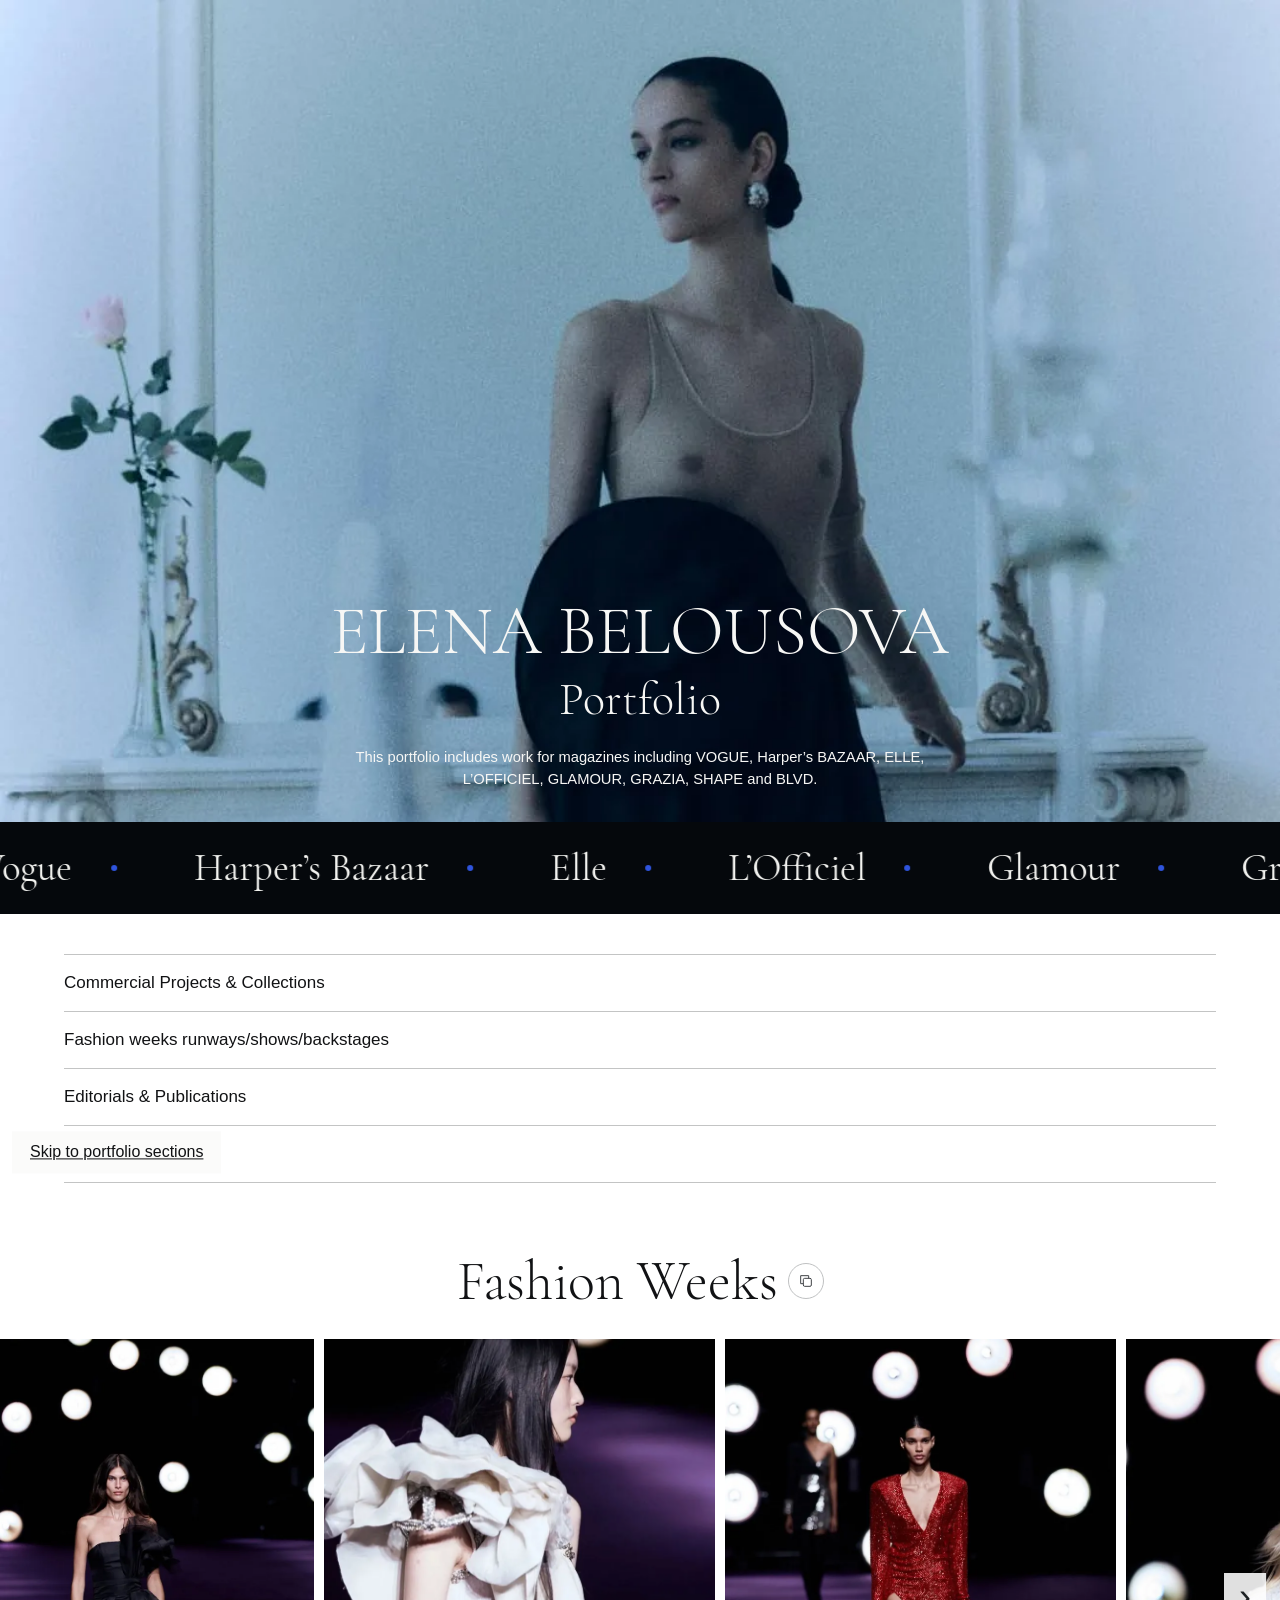
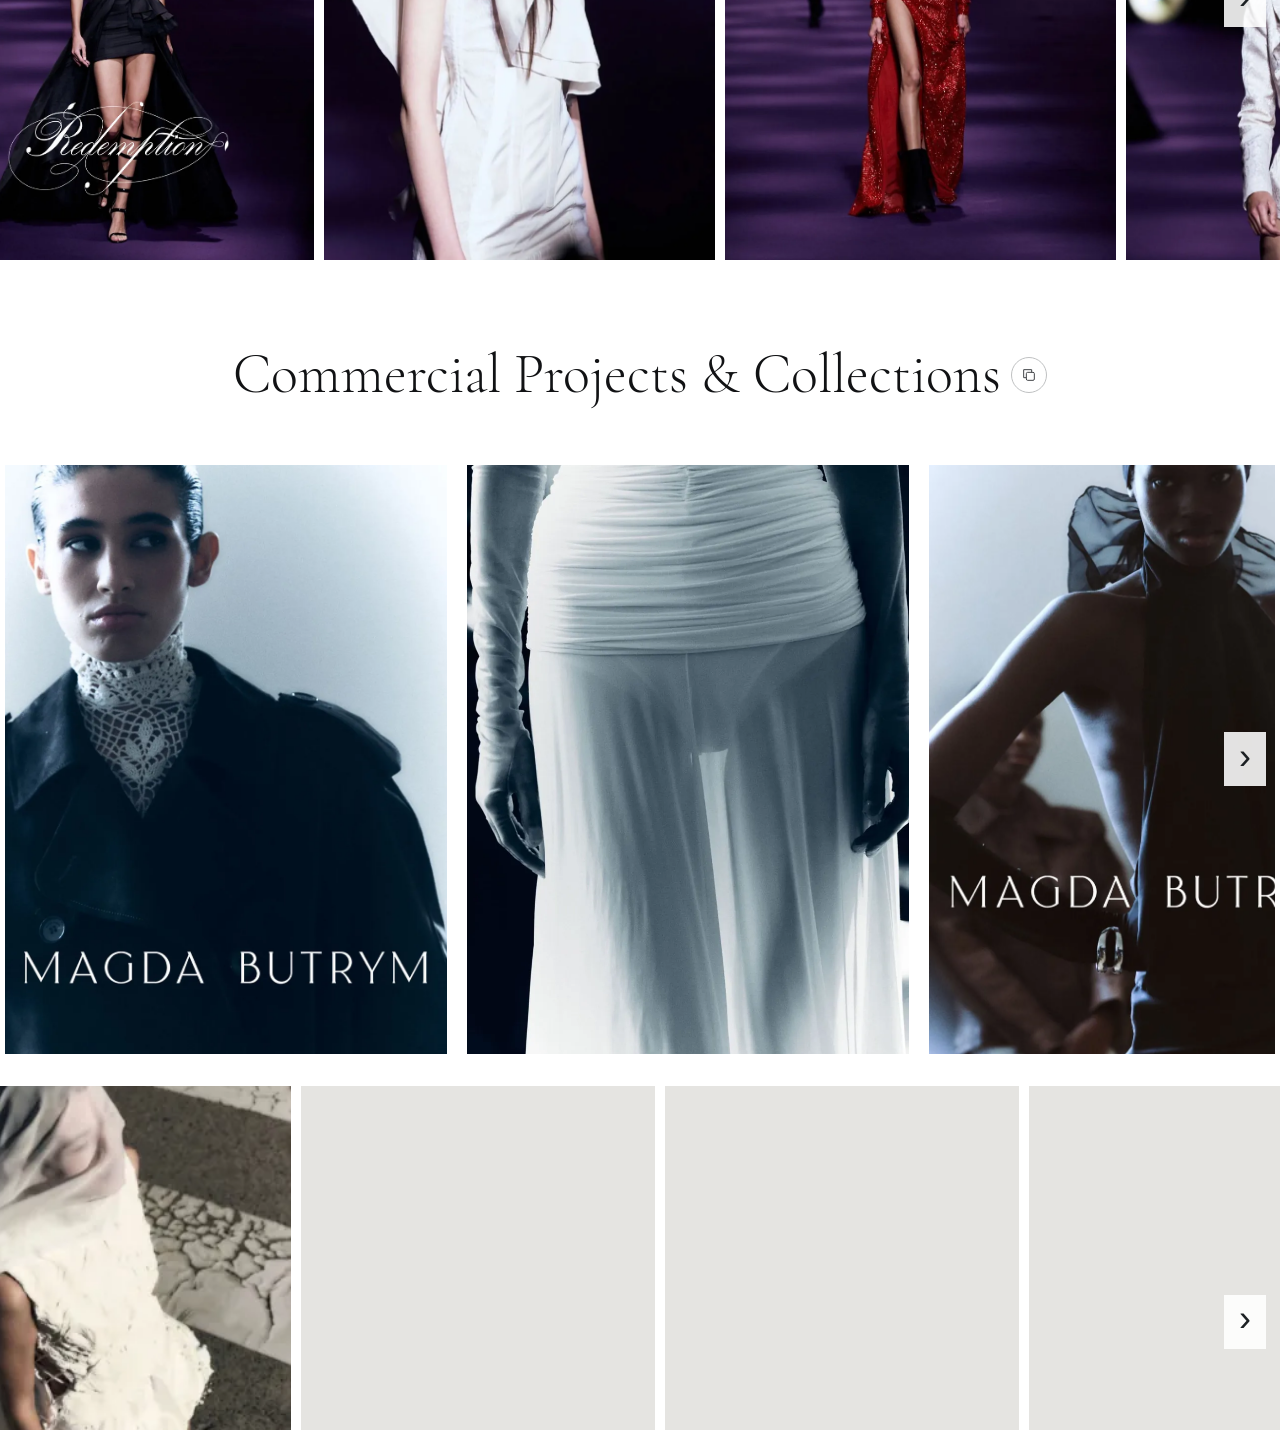
<file: fashion-weeks.html>
<!doctype html>
<html lang="en"><head><meta charset="utf-8"><meta name="viewport" content="width=device-width,initial-scale=1"><meta http-equiv="refresh" content="0;url=./#fashion-weeks"><title>Elena Belousova Portfolio</title></head><body><p><a href="./#fashion-weeks">Open this portfolio section</a></p></body></html>
</file>
<file: shell.css>
@font-face { font-family: "Cormorant Garamond Light"; src: url("fonts/cormorant-garamond-light.woff2") format("woff2"); font-style: normal; font-weight: 400; font-display: swap; }
@font-face { font-family: "Cormorant Garamond"; src: url("fonts/cormorant-garamond-regular.woff2") format("woff2"); font-style: normal; font-weight: 400; font-display: swap; }

:root {
  --serif: "Cormorant Garamond Light", "Times New Roman", serif;
  --sans: "Helvetica Neue", Helvetica, Arial, sans-serif;
  --ink: #111214;
  --paper: #fbfbfa;
  --accent: #3156d9;
}

* { box-sizing: border-box; }
html { scroll-behavior: auto; }
body { margin: 0; min-width: 320px; background: var(--paper); color: var(--ink); font-family: var(--sans); }
a { color: inherit; }
button { font: inherit; }
:focus-visible { outline: 3px solid var(--accent); outline-offset: 5px; }
section, nav { scroll-margin-top: 24px; }
.skip-link { position: fixed; top: 12px; left: 12px; z-index: 20; padding: 12px 18px; background: var(--paper); transform: translateY(-180%); }
.skip-link:focus { transform: translateY(0); }

.hero { position: relative; isolation: isolate; width: 100%; aspect-ratio: 1280 / 822; background: #2d3338; color: #f7f7f5; }
#hero-image { position: absolute; inset: 0; width: 100%; height: 100%; object-fit: cover; object-position: center top; }
.hero-copy { position: absolute; left: 50%; top: 72.6277%; width: min(90%, 850px); transform: translateX(-50%); text-align: center; }
.hero-copy h1 { margin: 0; font-family: var(--serif); font-size: clamp(36px, 5.46875vw, 88px); font-weight: 400; line-height: .98; letter-spacing: 0; }
.portfolio-label { margin: 10px 0 0; font-family: var(--serif); font-size: clamp(30px, 3.59375vw, 58px); line-height: 1; }
.publications { max-width: 640px; margin: 24px auto 0; font-size: clamp(12px, 1.15vw, 17px); font-weight: 300; line-height: 1.5; text-wrap: pretty; }

.publication-marquee { width: 100%; overflow: hidden; padding: 22px 0; border-block: 1px solid #05080c; background: #05080c; color: #f3f3f0; }
.publication-marquee-track { display: flex; align-items: center; width: max-content; animation: publication-loop 34s linear infinite; }
.publication-marquee span { display: flex; align-items: center; flex: 0 0 auto; gap: clamp(22px, 3vw, 50px); padding: 0 clamp(22px, 3vw, 50px); font-family: "Cormorant Garamond", Georgia, serif; font-size: clamp(24px, 3vw, 42px); font-weight: 400; white-space: nowrap; }
.publication-marquee span::after { content: ""; width: 6px; height: 6px; border-radius: 50%; background: #2f54dd; flex: none; }
@keyframes publication-loop { to { transform: translateX(-50%); } }

.section-index { padding: 46px clamp(20px, 5vw, 80px) 64px; }
.section-index a { display: block; padding: 19px 0; border-bottom: 1px solid #c3c4c4; font-family: var(--serif); font-size: clamp(22px, 2.65vw, 38px); text-decoration: none; }
.section-index a:first-child { border-top: 1px solid #c3c4c4; }
.section-index a:hover { color: var(--accent); }
.section-heading { display: flex; flex-wrap: wrap; align-items: center; justify-content: center; gap: 10px; padding: 50px 24px 38px; text-align: center; }
.section-heading h2 { margin: 0; max-width: calc(100% - 48px); font-family: var(--serif); font-size: clamp(32px, 4.375vw, 64px); font-weight: 400; line-height: 1.08; }
#latest-projects .section-heading h2 { font-size: clamp(34px, 4.6875vw, 68px); }
.section-heading p { flex-basis: 100%; margin: 4px 0 0; font-size: 16px; line-height: 1.5; }
.copy-link { display: inline-grid; flex: 0 0 36px; width: 36px; height: 36px; padding: 0; place-items: center; border: 1px solid #bfc1c2; border-radius: 50%; background: transparent; color: #414448; cursor: pointer; font-size: 20px; }
.copy-link:hover { background: #e9eaea; }
.copy-status { position: fixed; bottom: 20px; left: 50%; z-index: 30; max-width: calc(100% - 40px); margin: 0; padding: 12px 20px; transform: translateX(-50%); background: var(--ink); color: white; font-size: 14px; }
.copy-status:empty { padding: 0; }

.about-contact { padding: 76px clamp(24px, 4vw, 72px) 0; background: #181a1b; color: #f1f1ed; }
.about-grid { display: grid; grid-template-columns: 1.1fr .8fr 1fr; align-items: center; gap: clamp(28px, 4vw, 72px); max-width: 1500px; margin-inline: auto; }
.about-grid h2 { margin: 0; font-size: clamp(20px, 2.55vw, 42px); font-weight: 700; line-height: 1.12; letter-spacing: -.045em; text-align: center; white-space: nowrap; }
.about-portrait { display: block; width: 100%; height: auto; }
.about-bio { margin: 0; font-size: clamp(15px, 1.3vw, 20px); font-weight: 300; line-height: 1.65; }
.contact-grid { display: grid; grid-template-columns: repeat(4, 1fr); gap: 20px; max-width: 1500px; margin: 66px auto 0; padding: 30px 0 38px; border-top: 1px solid #535658; }
.contact-item { display: flex; flex-direction: column; gap: 11px; font-size: 14px; line-height: 1.5; text-decoration: none; overflow-wrap: anywhere; }
.contact-label { color: #c3c5c5; font-size: 12px; }
a.contact-item:hover { text-decoration: underline; text-underline-offset: 4px; }

@media (min-width: 701px) and (max-width: 1000px) {
  .hero-copy { top: auto; bottom: 4%; }
}

@media (max-width: 700px) {
  /* The phone reference has a black outer edge; keep the gallery grid intact. */
  body::after { content: ''; position: fixed; inset: 0; border-inline: 4px solid #000; pointer-events: none; z-index: 20; }
  .hero { min-height: 100svh; aspect-ratio: auto; }
  #hero-image { object-position: 57% top; }
  .hero-copy { top: auto; bottom: max(28px, env(safe-area-inset-bottom)); width: 90%; max-width: 640px; }
  .hero-copy h1 { font-size: clamp(24px, 7.5vw, 48px); line-height: 1.1; }
  .portfolio-label { margin-top: 10px; font-size: clamp(28px, 8vw, 48px); }
  .publications { max-width: 390px; margin-top: 20px; font-size: 12px; }
  .section-index { padding-top: 30px; padding-bottom: 32px; }
  .section-index a { padding: 17px 0; font-size: 23px; }
  .section-heading { padding: 36px 18px 28px; gap: 8px; }
  .section-heading h2 { font-size: 34px; }
  .section-heading p { font-size: 14px; }
  .about-contact { padding-top: 46px; }
  .about-grid { grid-template-columns: 1fr; gap: 32px; }
  .about-grid h2 { font-size: clamp(26px, 6.4vw, 42px); }
  .about-portrait { max-width: 350px; margin-inline: auto; }
  .about-bio { max-width: 480px; margin-inline: auto; font-size: 16px; }
  .contact-grid { grid-template-columns: 1fr; gap: 25px; margin-top: 38px; }
  .contact-item { gap: 5px; }
}

@media (prefers-reduced-motion: reduce) {
  html { scroll-behavior: auto; }
  *, *::before, *::after { transition-duration: 0s !important; }
}
</file>
<file: gallery.css>
/* Source frame sizes and relative offsets are preserved at 1280px. */
body { background: #fff; }
.section-index { padding-top: 40px; padding-bottom: 36px; }
.section-index a { font-family: var(--sans); font-size: 17px; padding-block: 18px; }
.portfolio-section { overflow: clip; }
#fashion-weeks .section-heading { padding-top: 32px; padding-bottom: 28px; }
#commercial .section-heading { padding-top: 84px; padding-bottom: 60px; }
#editorials .section-heading { padding-top: 76px; padding-bottom: 58px; }
#latest-projects .section-heading { justify-content: flex-start; text-align: left; padding: 82px 40px 76px; }
#latest-projects .section-heading p { margin-top: 28px; }
.photo-row { position: relative; margin-top: var(--row-before); }
.row-viewport { margin-left: var(--row-left, var(--row-inset)); margin-right: var(--row-right, var(--row-inset)); overflow-x: auto; overflow-y: hidden; scrollbar-width: none; overscroll-behavior-x: contain; }
.row-viewport::-webkit-scrollbar, .layout-viewport::-webkit-scrollbar, .latest-board::-webkit-scrollbar { display: none; }
.row-strip { display: flex; gap: var(--row-gap); height: var(--row-height); width: max-content; }
.photo-frame { position: relative; display: block; margin: 0; padding: 0; overflow: hidden; border: 0; border-radius: 0; background: #e5e4e1; color: #383b3d; text-decoration: none; cursor: pointer; }
.row-strip .photo-frame { flex: 0 0 var(--frame-width); width: var(--frame-width); height: 100%; }
.photo-frame img { display: block; width: 100%; height: 100%; object-fit: cover; transition: transform .55s ease; }
.photo-frame img[hidden], .photo-viewer img[hidden] { display: none; }
@media (hover: hover) { .photo-frame:hover img { transform: scale(1.025); } }
.photo-frame:focus-visible { outline-offset: -4px; }
.row-controls { position: absolute; inset: 0; pointer-events: none; }
.row-controls[hidden] { display: none; }
.row-arrow { position: absolute; top: 50%; width: 42px; height: 54px; padding: 0 0 5px; display: grid; place-items: center; border: 0; border-radius: 0; background: rgb(255 255 255 / .88); color: #1c2023; font-family: Arial, sans-serif; font-size: 36px; font-weight: 300; transform: translateY(-50%); cursor: pointer; pointer-events: auto; }
.row-previous { left: max(14px, var(--row-left, var(--row-inset, 0px))); }
.row-next { right: max(14px, var(--row-right, var(--row-inset, 0px))); }
.row-arrow:disabled { visibility: hidden; pointer-events: none; }
.gray-row { padding-block: 18px; margin-top: 22px; background: #999; }
.unavailable-photo { display: grid; place-items: center; padding: 20px; font: 13px/1.5 var(--sans); text-align: center; }
.measured-layout { position: relative; margin-top: var(--layout-before); margin-inline: 40px; }
.layout-board { position: relative; width: 100%; aspect-ratio: var(--board-width) / var(--board-height); }
.layout-board .photo-frame { position: absolute; }
.mobile-standalone { display: none; }
.mixed { margin-inline: 0; }
.mixed .layout-viewport { overflow: auto hidden; scrollbar-width: none; overscroll-behavior-x: contain; }
.mixed .layout-board { width: calc(var(--board-width) * 1px); height: calc(var(--board-height) * 1px); aspect-ratio: auto; }
#latest-gallery { padding: 0 40px 80px; }
.latest-slider { position: relative; }
.latest-board { position: relative; width: 100%; aspect-ratio: 1200 / 1884; }
.latest-board .photo-frame { position: absolute; left: var(--card-x); top: var(--card-y); width: var(--card-w); height: var(--card-h); }
.project-caption { position: absolute; inset: 0; display: grid; place-items: center; padding: 24px; background: rgb(0 0 0 / .18); color: white; font: 24px/1.2 var(--serif); text-align: center; opacity: 0; transition: opacity .25s ease; }
.photo-frame:hover .project-caption, .photo-frame:focus-visible .project-caption { opacity: 1; }
.manual-copy-link { flex: 1 0 100%; max-width: 550px; padding: 12px; border: 1px solid #777; font: 14px var(--sans); }
.publication-marquee { position: relative; }
.about-contact { position: relative; }
.about-copy-link { position: absolute; right: 20px; top: 20px; color: #f1f1ed; border-color: #6c7072; }
.about-copy-link:hover { background: #383b3d; }
.viewer-open { overflow: hidden; }
.photo-viewer { position: fixed; inset: 0; width: 100%; max-width: none; height: 100%; max-height: none; padding: 55px 70px 25px; border: 0; background: rgb(10 12 14 / .97); color: #fff; }
.photo-viewer::backdrop { background: #0a0c0e; }
.photo-viewer[open] { display: grid; place-items: center; }
.photo-viewer figure { display: flex; flex-direction: column; align-items: center; width: 100%; height: 100%; min-height: 0; margin: 0; gap: 18px; pointer-events: none; }
.photo-viewer img { display: block; width: 100%; height: calc(100% - 34px); object-fit: contain; }
.photo-viewer figcaption { font: 13px/1.3 var(--sans); text-align: center; }
.photo-viewer button { position: absolute; z-index: 1; display: grid; place-items: center; width: 48px; height: 48px; padding: 0; border: 0; background: transparent; color: white; font: 36px/1 Arial, sans-serif; cursor: pointer; }
.viewer-close { right: 15px; top: 10px; }
.viewer-previous, .viewer-next { top: calc(50% - 24px); }
.viewer-previous { left: 10px; }
.viewer-next { right: 10px; }
.photo-viewer button:disabled { opacity: .2; cursor: default; }
@media (min-width: 701px) and (max-width: 1000px) {
  .row-strip { height: calc(var(--row-height) * .8); }
  .row-strip .photo-frame { flex-basis: calc(var(--frame-width) * .8); width: calc(var(--frame-width) * .8); }
}
@media (max-width: 700px) {
  /* Wix's phone composition uses a 320-unit grid, scaled to the screen width. */
  :root { --source-unit: .3125vw; }
  #fashion-weeks .section-heading, #commercial .section-heading, #editorials .section-heading {
    position: relative; gap: 0; padding-inline: calc(10 * var(--source-unit));
  }
  #fashion-weeks .section-heading { padding-block: calc(16 * var(--source-unit)) calc(24 * var(--source-unit)); background: #000001; color: #fff; }
  #commercial .section-heading { padding-block: calc(4 * var(--source-unit)) calc(6 * var(--source-unit)); background: #e6e6e6; }
  #editorials .section-heading { padding-block: calc(16 * var(--source-unit)); background: #e6e6e6; }
  #fashion-weeks .section-heading h2, #commercial .section-heading h2, #editorials .section-heading h2 {
    width: calc(100% - 28px); max-width: none; font-size: calc(31 * var(--source-unit)); line-height: 1;
  }
  #editorials .section-heading p { margin-top: calc(8 * var(--source-unit)); font-size: calc(14 * var(--source-unit)); }
  .portfolio-section .copy-link { position: absolute; right: calc(4 * var(--source-unit)); top: calc(8 * var(--source-unit)); width: 24px; height: 24px; font-size: 14px; }
  #fashion-weeks .copy-link { color: #fff; border-color: #777; }
  .photo-row, .gray-row {
    margin-top: 0;
    padding-block: calc(var(--mobile-row-before) * var(--source-unit)) calc(var(--mobile-row-after) * var(--source-unit));
    background: var(--mobile-row-background);
  }
  .row-viewport { margin-left: calc(var(--mobile-row-left) * var(--source-unit)); margin-right: calc(var(--mobile-row-right) * var(--source-unit)); }
  .row-strip { height: calc(var(--mobile-row-height) * var(--source-unit)); gap: calc(var(--mobile-row-gap) * var(--source-unit)); }
  .row-strip .photo-frame { flex: 0 0 calc(var(--mobile-frame-width) * var(--source-unit)); width: calc(var(--mobile-frame-width) * var(--source-unit)); aspect-ratio: auto; }
  .photo-row .row-controls { top: calc(var(--mobile-row-before) * var(--source-unit)); bottom: calc(var(--mobile-row-after) * var(--source-unit)); }
  .row-arrow { width: calc(24 * var(--source-unit)); height: calc(40 * var(--source-unit)); background: transparent; color: #fff; font-size: 0; padding: 0; }
  .row-arrow::before { content: ''; width: calc(12 * var(--source-unit)); height: calc(12 * var(--source-unit)); border-top: 2px solid; border-right: 2px solid; transform: rotate(45deg); }
  .row-previous { left: calc(var(--mobile-row-left, 10) * var(--source-unit)); }
  .row-previous::before { transform: rotate(-135deg); }
  .row-next { right: calc(max(5, var(--mobile-row-right, 10)) * var(--source-unit)); }
  .measured-layout {
    margin: 0;
    padding-block: calc(var(--mobile-layout-before) * var(--source-unit)) calc(var(--mobile-layout-after) * var(--source-unit));
    background: var(--mobile-layout-background);
  }
  .measured-layout .layout-viewport { margin-inline: calc(10 * var(--source-unit)); }
  .measured-layout .layout-board { width: calc(var(--mobile-board-width) * var(--source-unit)); height: calc(var(--mobile-board-height) * var(--source-unit)); aspect-ratio: auto; }
  .layout-board .photo-frame {
    --layout-frame-left: calc(var(--mobile-frame-left) * var(--source-unit));
    --layout-frame-top: calc(var(--mobile-frame-top) * var(--source-unit));
    --layout-frame-width: calc(var(--mobile-frame-width) * var(--source-unit));
    --layout-frame-height: calc(var(--mobile-frame-height) * var(--source-unit));
  }
  .mosaic { padding-bottom: calc(7 * var(--source-unit)); }
  .spreads { padding-top: 0; }
  .mixed { padding-top: calc(8 * var(--source-unit)); }
  .mixed .row-controls { top: calc(201 * var(--source-unit)); }
  .mobile-standalone { display: block; margin-inline: calc(10 * var(--source-unit)); width: calc(300 * var(--source-unit)); height: calc(var(--mobile-banner-height) * var(--source-unit)); }
  .spreads .mobile-standalone { margin-bottom: calc(5 * var(--source-unit)); }
  .mixed .mobile-standalone { margin-bottom: calc(9 * var(--source-unit)); }
  #latest-projects .section-heading { position: relative; gap: 0; padding: calc(24 * var(--source-unit)) calc(20 * var(--source-unit)) calc(36 * var(--source-unit)); }
  #latest-projects .section-heading h2 { max-width: none; width: 100%; font-size: calc(28 * var(--source-unit)); line-height: calc(34 * var(--source-unit)); }
  #latest-projects .section-heading p { margin: calc(16 * var(--source-unit)) 0 0; font-family: var(--serif); font-size: calc(16 * var(--source-unit)); line-height: 1.4; }
  #latest-gallery { padding: 0 0 calc(20 * var(--source-unit)); }
  .latest-board { display: flex; flex-direction: column; gap: calc(20 * var(--source-unit)); width: 100%; padding-inline: calc(20 * var(--source-unit)); aspect-ratio: auto; }
  .latest-board .photo-frame { position: relative; inset: auto; flex: none; width: 100%; height: calc(var(--mobile-card-height) * var(--source-unit)); aspect-ratio: auto; }
  .project-caption { font-size: calc(20 * var(--source-unit)); }
  .photo-viewer { padding: 58px 36px 24px; }
  .photo-viewer button { width: 34px; }
  .viewer-previous { left: 0; }
  .viewer-next { right: 0; }
}
@media (prefers-reduced-motion: reduce) { .photo-frame img, .project-caption { transition: none; } }
</file>
